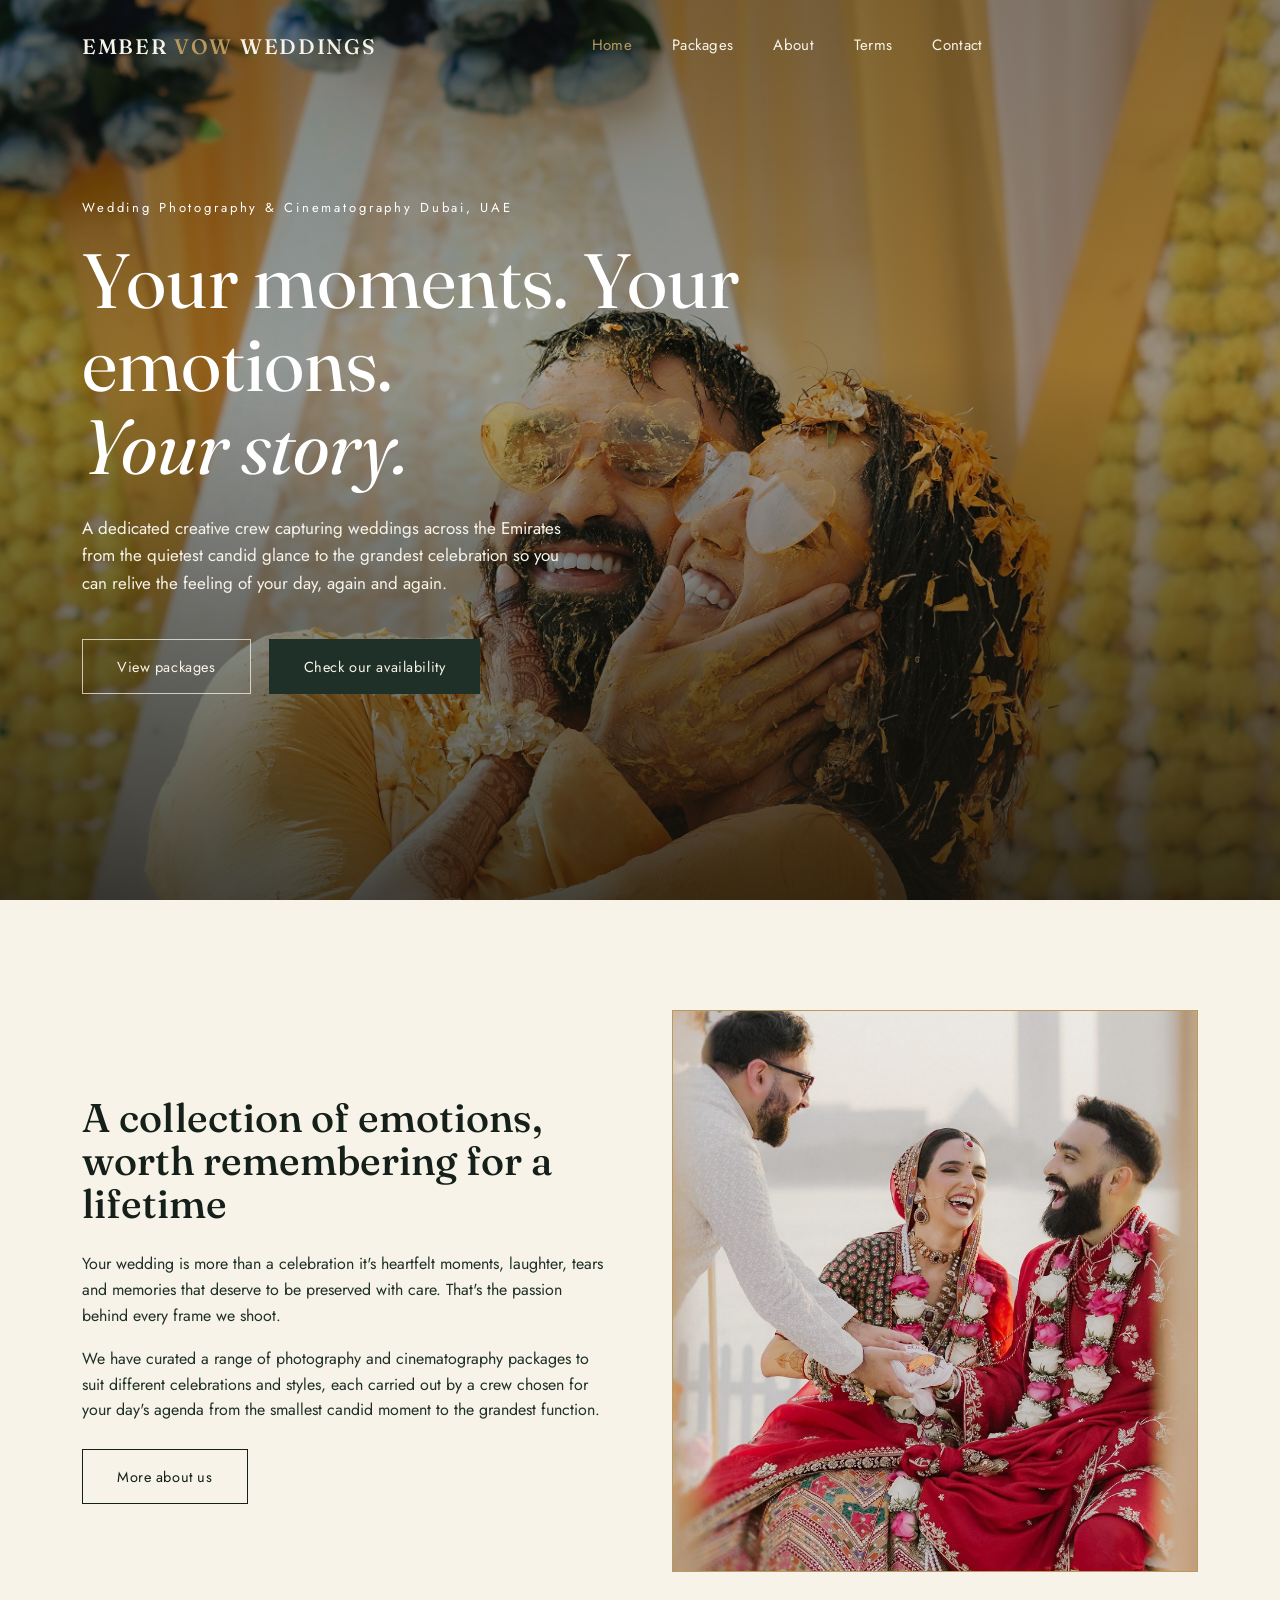
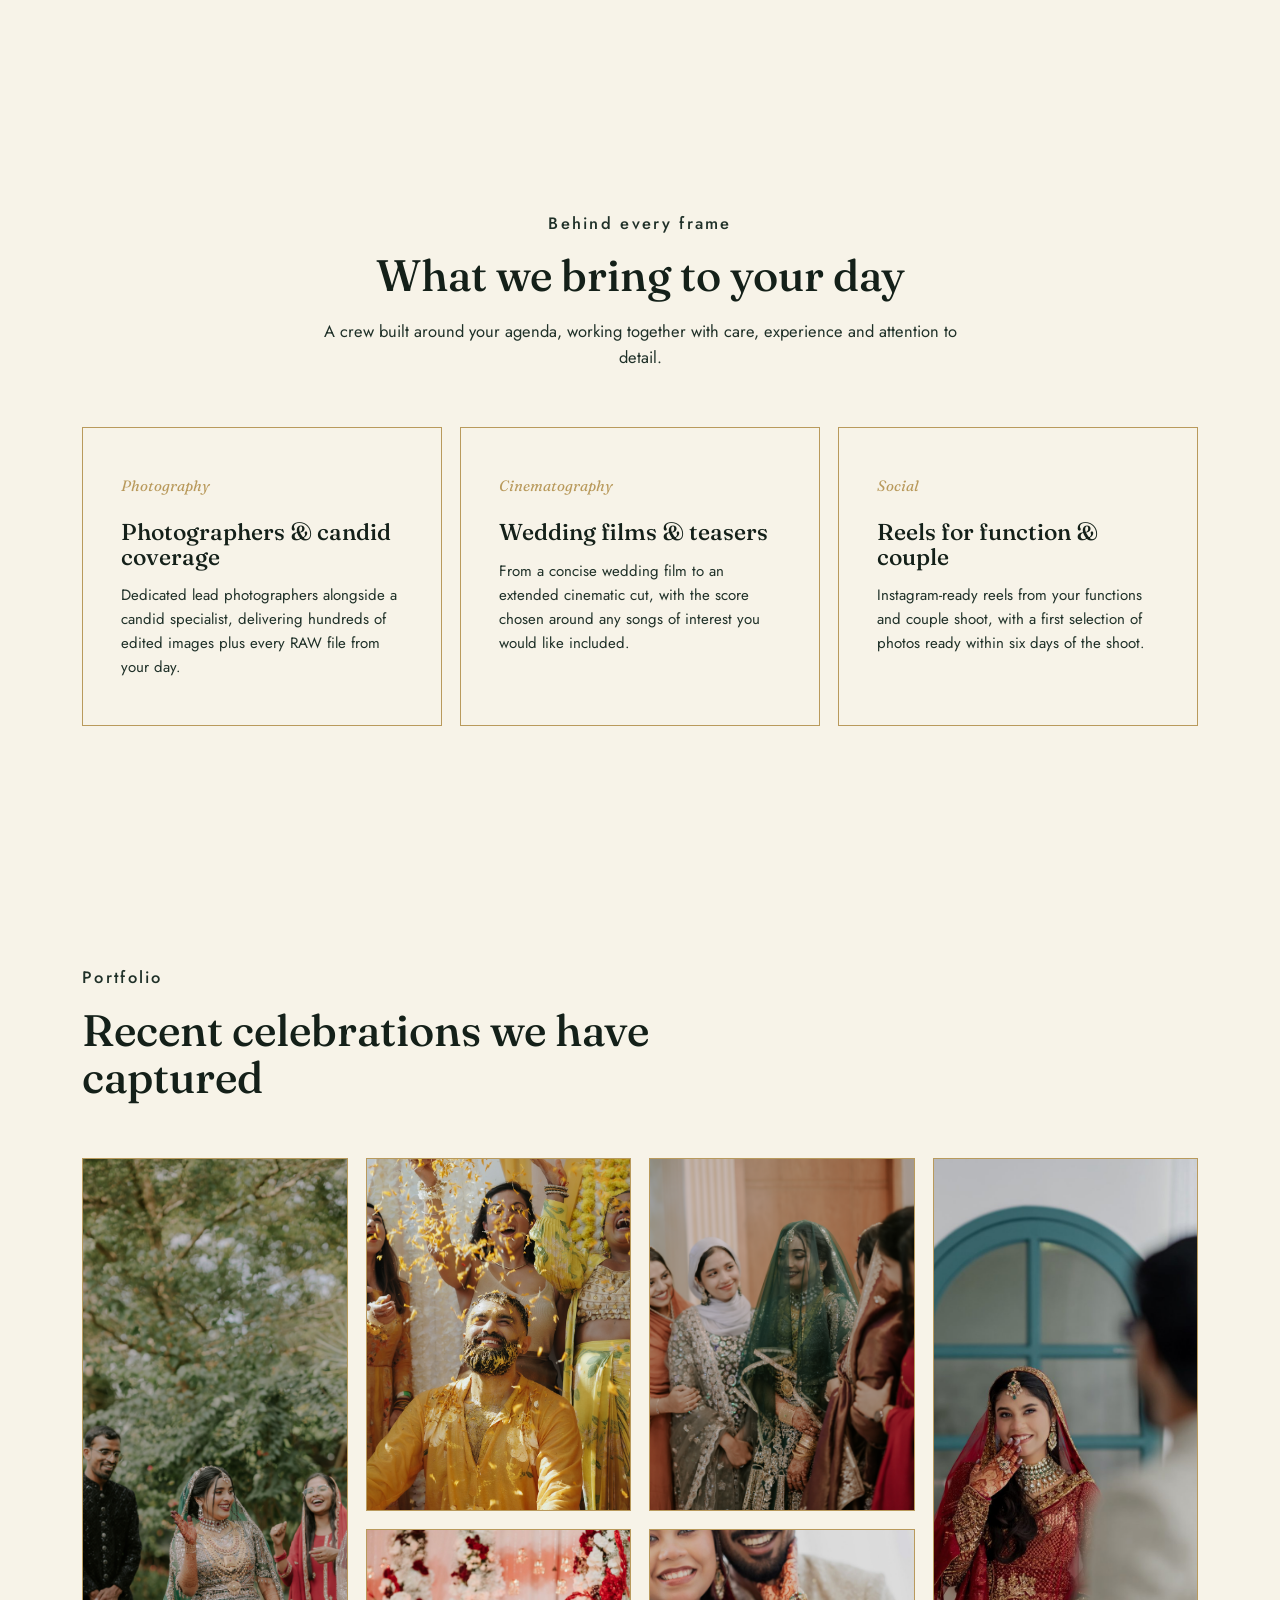
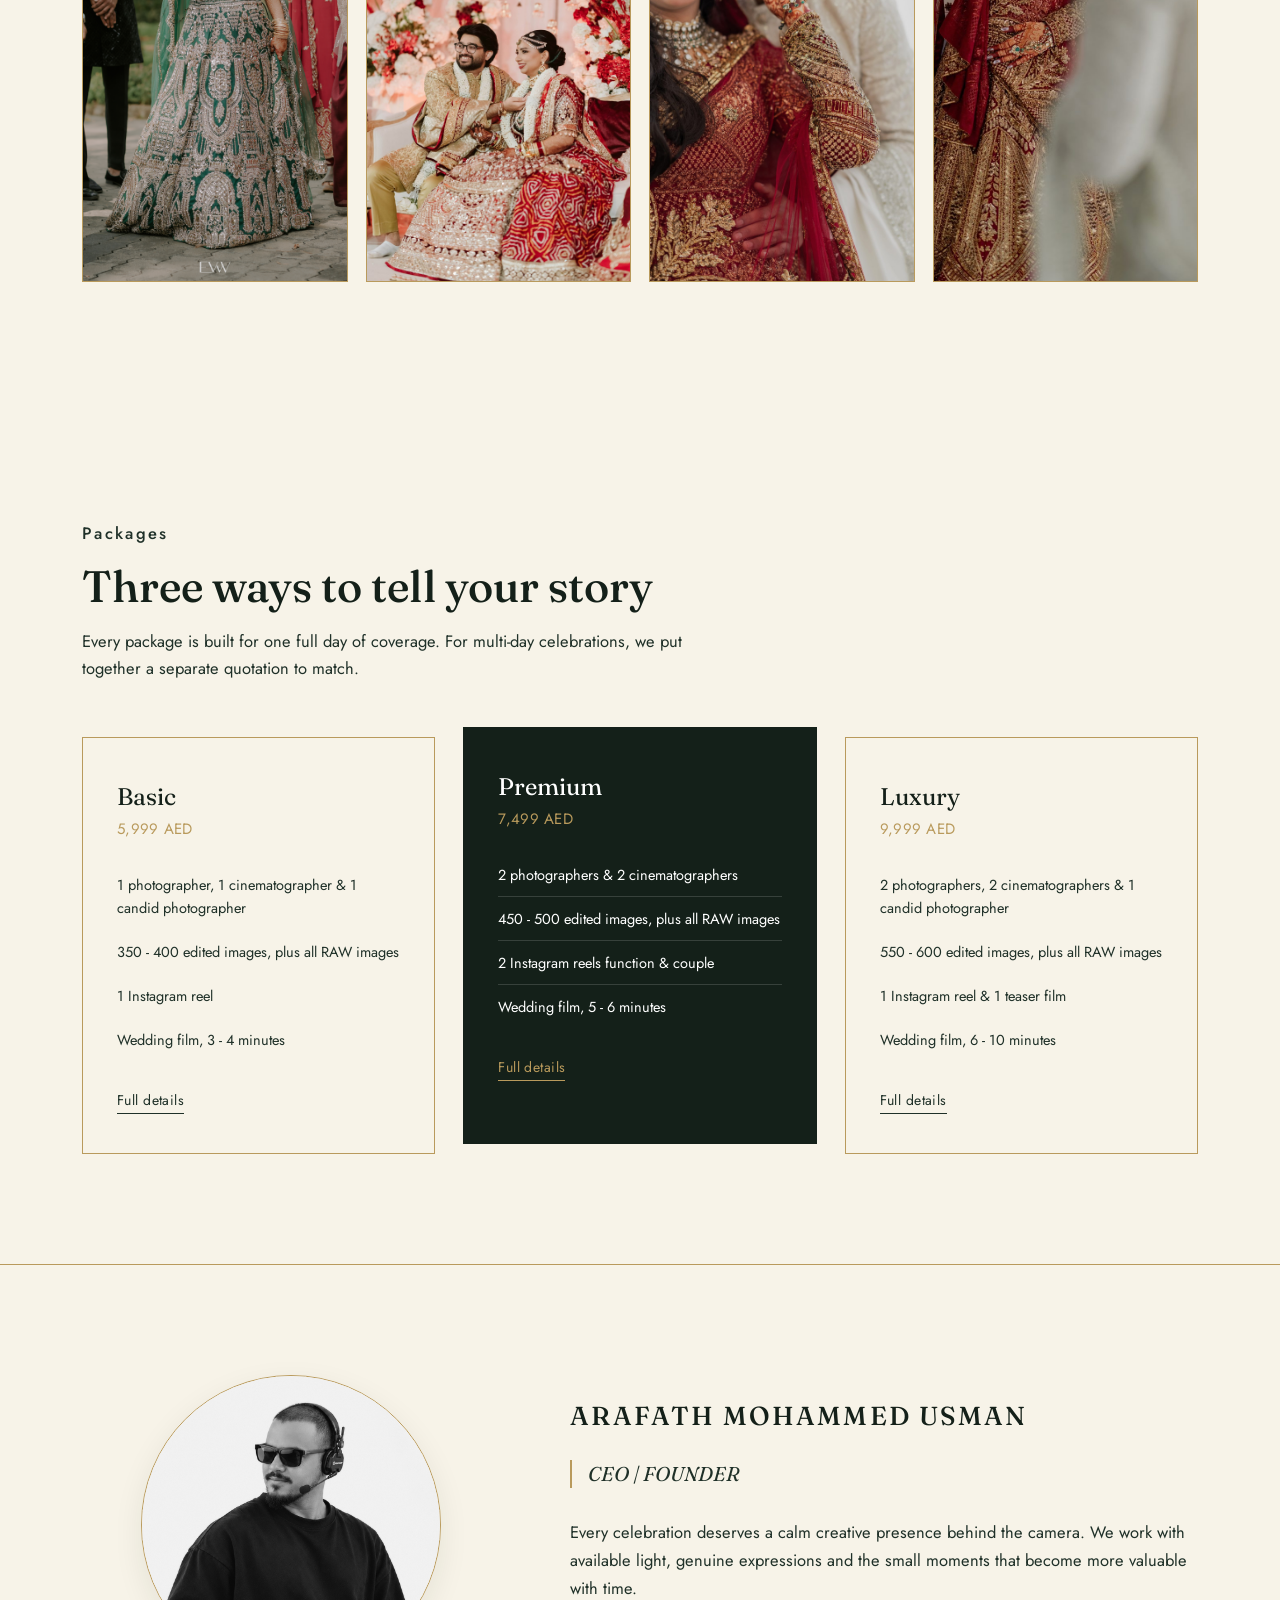
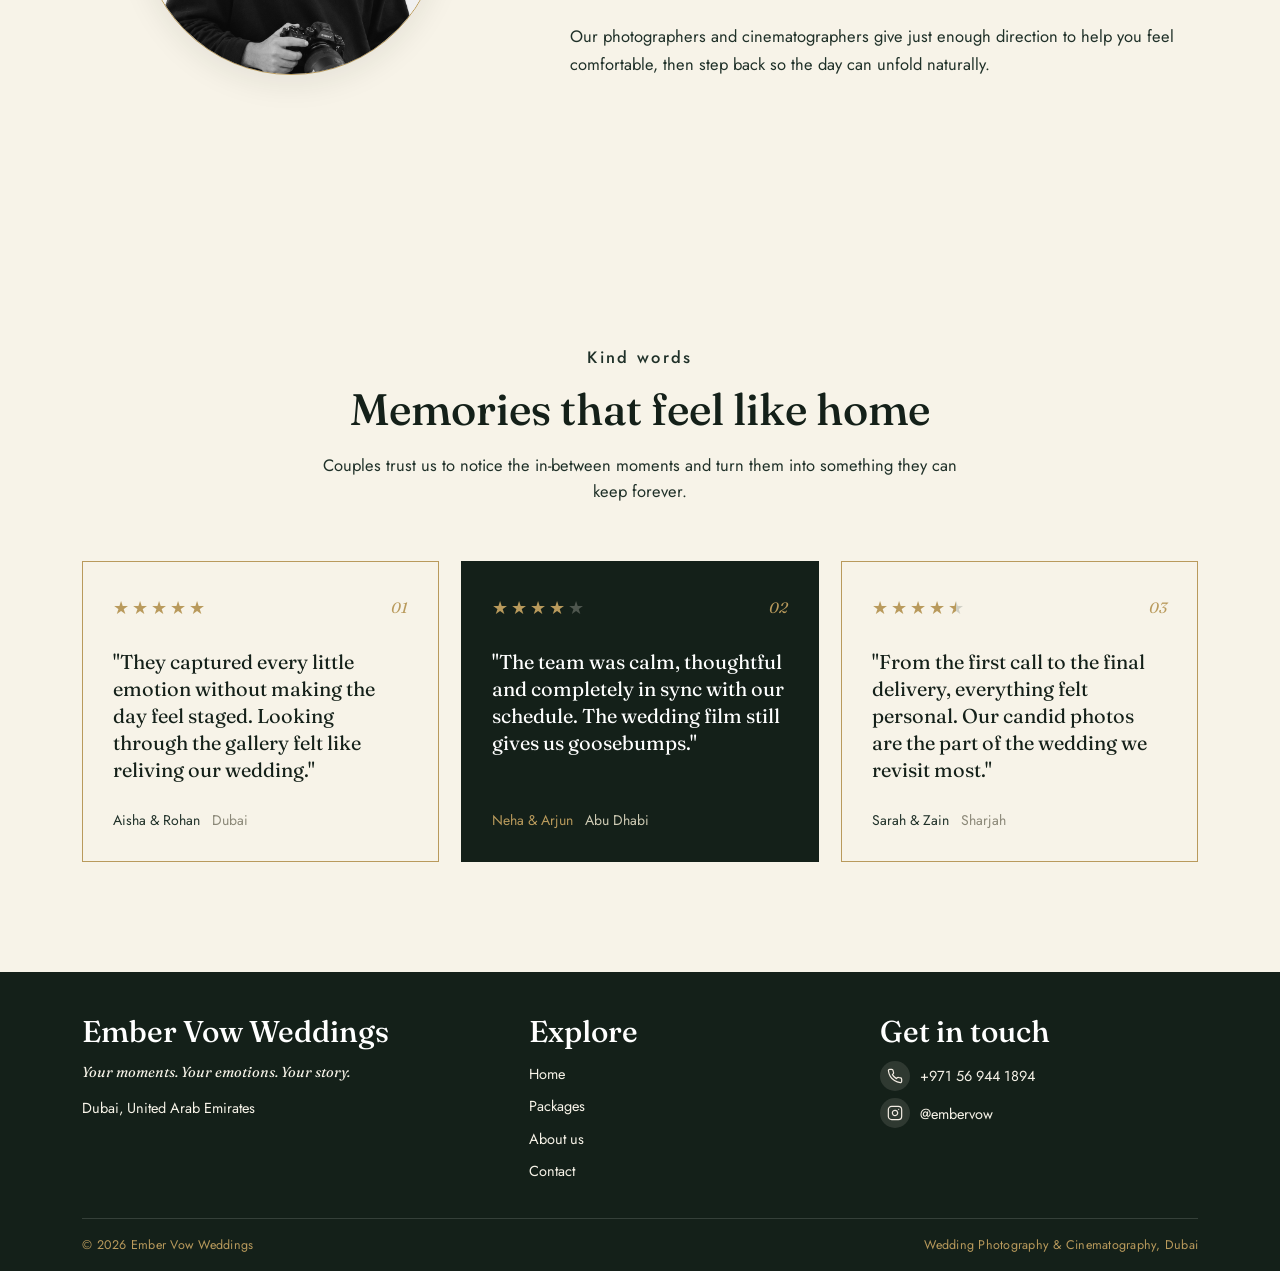
<file: index.html>
<!doctype html>
<html lang="en">
  <head>
    <meta charset="UTF-8" />
    <meta name="viewport" content="width=device-width, initial-scale=1.0" />
    <title>Ember Vow Weddings Wedding Photography &amp; Films, Dubai</title>
    <meta
      name="description"
      content="Ember Vow Weddings is a Dubai-based wedding photography and cinematography studio, capturing weddings across the UAE with a dedicated creative crew."
    />
    <link rel="stylesheet" href="assets/style.css" />
  </head>
  <body>
  <header class="site-header on-dark">
  <div class="wrap header-row">
    <a href="index.html" class="logo">EMBER <span class="flame">VOW</span> WEDDINGS</a>
    
    <nav class="main-nav">
      <a href="index.html" class="active">Home</a>
      <a href="packages.html">Packages</a>
      <a href="about.html">About</a>
      <a href="terms.html">Terms</a>
      <a href="contact.html">Contact</a>
    </nav>
    
    <div class="header-cta">
      <button class="nav-toggle" type="button" aria-label="Open navigation menu" aria-expanded="false">
        <span></span><span></span><span></span>
      </button>
    </div>
  </div>
</header>

    <section class="hero">
      <div
        class="hero-media"
        style="background-image: url(&quot;assets/images/image12.jpg&quot;)"
      ></div>
      <div class="hero-inner wrap">
        <p class="hero-eyebrow1">
          Wedding Photography &amp; Cinematography Dubai, UAE
        </p>
        <h1>
          Your moments. Your emotions.<br /><span class="serif-italic"
            >Your story.</span
          >
        </h1>
        <p class="hero-sub">
          A dedicated creative crew capturing weddings across the Emirates from
          the quietest candid glance to the grandest celebration so you can
          relive the feeling of your day, again and again.
        </p>
        <div class="hero-actions">
          <a href="packages.html" class="btn btn-light">View packages</a>
          <a href="contact.html" class="btn btn-solid"
            >Check our availability</a
          >
        </div>
      </div>
    </section>

    <section class="section-cream">
      <div class="wrap split">
        <div class="split-copy">
          <!-- <p class="eyebrow">Greetings from Ember Vow Weddings</p> -->
          <h2 style="font-size: clamp(28px, 3.4vw, 40px); margin: 18px 0 26px">
            A collection of emotions, worth remembering for a lifetime
          </h2>
          <p>
            Your wedding is more than a celebration it's heartfelt moments,
            laughter, tears and memories that deserve to be preserved with care.
            That's the passion behind every frame we shoot.
          </p>
          <p>
            We have curated a range of photography and cinematography packages to
            suit different celebrations and styles, each carried out by a crew
            chosen for your day's agenda from the smallest candid moment to the
            grandest function.
          </p>
          <a href="about.html" class="btn" style="margin-top: 8px"
            >More about us</a
          >
        </div>
        <div class="split-media">
          <img
            src="assets/images/couple-laugh-red.jpg"
            alt="Couple sharing a moment during their mandap ceremony, surrounded by flowers"
          />
        </div>
      </div>
    </section>

    <section class="section-paper">
      <div class="wrap">
        <div class="section-head center">
          <p class="eyebrow">Behind every frame</p>
          <h2>What we bring to your day</h2>
          <p>
            A crew built around your agenda, working together with care,
            experience and attention to detail.
          </p>
        </div>
        <div class="pillars">
          <div class="pillar">
            <span class="pillar-num">Photography</span>
            <h3>Photographers &amp; candid coverage</h3>
            <p>
              Dedicated lead photographers alongside a candid specialist,
              delivering hundreds of edited images plus every RAW file from your
              day.
            </p>
          </div>
          <div class="pillar">
            <span class="pillar-num">Cinematography</span>
            <h3>Wedding films &amp; teasers</h3>
            <p>
              From a concise wedding film to an extended cinematic cut, with the
              score chosen around any songs of interest you would like included.
            </p>
          </div>
          <div class="pillar">
            <span class="pillar-num">Social</span>
            <h3>Reels for function &amp; couple</h3>
            <p>
              Instagram-ready reels from your functions and couple shoot, with a
              first selection of photos ready within six days of the shoot.
            </p>
          </div>
        </div>
      </div>
    </section>

    <section class="section-cream">
      <div class="wrap">
        <div class="section-head">
          <p class="eyebrow">Portfolio</p>
          <h2>Recent celebrations we have captured</h2>
        </div>
        <div class="gallery">
          <a href="about.html" class="tall"
            ><img
              src="assets/images/image13.JPG"
              alt="Bride in a flowing gown along a hallway"
          /></a>
          <a href="about.html"
            ><img
              src="assets/images/image11.jpg"
              alt="Wedding ceremony ritual with hands joined in garlands"
          /></a>
          <a href="about.html"
            ><img
              src="assets/images/image15.JPG"
              alt="Bride smiling with eyes closed, close to the groom"
          /></a>
          <a href="about.html" class="tall"
            ><img
              src="assets/images/first-look-reveal.jpg"
              alt="Bride glancing back at the groom during a first look"
          /></a>
          <a href="about.html"
            ><img
              src="assets/images/mandap-garland.jpg"
              alt="Couple seated together during their wedding ceremony"
          /></a>
          <a href="about.html"
            ><img
              src="assets/images/cheek-laugh.jpg"
              alt="Couple laughing cheek to cheek in wedding attire"
          /></a>
        </div>
      </div>
    </section>

    <section class="section-paper">
      <div class="wrap">
        <div class="section-head">
          <p class="eyebrow">Packages</p>
          <h2>Three ways to tell your story</h2>
          <p>
            Every package is built for one full day of coverage. For multi-day
            celebrations, we put together a separate quotation to match.
          </p>
        </div>
        <div class="pkg-row">
          <div class="pkg-teaser">
            <span class="name">Basic</span>
            <span class="price">5,999 AED</span>
            <ul>
              <li>
                1 photographer, 1 cinematographer &amp; 1 candid photographer
              </li>
              <li>350 - 400 edited images, plus all RAW images</li>
              <li>1 Instagram reel</li>
              <li>Wedding film, 3 - 4 minutes</li>
            </ul>
            <a href="packages.html">Full details</a>
          </div>
          <div class="pkg-teaser is-featured">
            <span class="name">Premium</span>
            <span class="price">7,499 AED</span>
            <ul>
              <li>2 photographers &amp; 2 cinematographers</li>
              <li>450 - 500 edited images, plus all RAW images</li>
              <li>2 Instagram reels function &amp; couple</li>
              <li>Wedding film, 5 - 6 minutes</li>
            </ul>
            <a href="packages.html">Full details</a>
          </div>
          <div class="pkg-teaser">
            <span class="name">Luxury</span>
            <span class="price">9,999 AED</span>
            <ul>
              <li>
                2 photographers, 2 cinematographers &amp; 1 candid photographer
              </li>
              <li>550 - 600 edited images, plus all RAW images</li>
              <li>1 Instagram reel &amp; 1 teaser film</li>
              <li>Wedding film, 6 - 10 minutes</li>
            </ul>
            <a href="packages.html">Full details</a>
          </div>
        </div>
      </div>
    </section>

    <!-- <section class="photographer-section section-deep">
  <div class="wrap">
    <div class="photographer-grid">
      <div class="photographer-image">
        <img
          src="assets/images/arfath.jpeg"
          alt="Ember Vow Weddings photographer preparing for a wedding shoot"
        />
      </div>
      <div class="photographer-copy">
        <p class="eyebrow">Behind the camera</p>
        <h2>Quiet direction. Honest connection.</h2>
        <p>
          Every celebration deserves a calm creative presence behind the
          camera. We work with available light, genuine expressions and the
          small moments that become more valuable with time.
        </p>
        <p>
          Our photographers and cinematographers give just enough direction
          to help you feel comfortable, then step back so the day can unfold
          naturally.
        </p>
          <p class="eyebrow">Arafath Mohammed Usman</p>
        <div class="photographer-stats">
          <div><strong>12+</strong><span>Celebrations</span></div>
          <div><strong>50+</strong><span>Stories delivered</span></div>
          <div><strong>UAE</strong><span>Based in Dubai</span></div>
        </div>
      </div>
    </div>
  </div>
</section> -->

    <section class="founder-section section-cream">
      <div class="wrap">
        <div class="founder-grid">
          <div class="founder-profile">
            <div class="founder-image-wrap">
              <img
                src="assets/images/arfath2.JPG.jpeg"
                alt="Arafath Mohammed Usman - CEO & Founder"
              />
            </div>
            <!-- <h3 class="founder-name">Arafath Mohammed Usman</h3>
            <p class="founder-role">CEO | FOUNDER</p> -->
          </div>

          <div class="founder-copy">
            <h3 class="founder-name">Arafath Mohammed Usman</h3>
            <!-- <p class="founder-role">CEO | FOUNDER</p> -->
            <p class="founder-quote">CEO | FOUNDER</p>
            <p>
              Every celebration deserves a calm creative presence behind the
              camera. We work with available light, genuine expressions and the
              small moments that become more valuable with time.
            </p>
            <p>
              Our photographers and cinematographers give just enough direction
              to help you feel comfortable, then step back so the day can unfold
              naturally.
            </p>
          </div>
        </div>
      </div>
    </section>

    <section class="reviews-section section-cream">
      <div class="wrap">
        <div class="section-head center">
          <p class="eyebrow">Kind words</p>
          <h2>Memories that feel like home</h2>
          <p>
            Couples trust us to notice the in-between moments and turn them
            into something they can keep forever.
          </p>
        </div>
        <div class="reviews-grid">
          <article class="review-card">
            <div class="review-topline">
              <span class="review-stars" aria-label="5 out of 5 stars">
                <span class="star full">★</span>
                <span class="star full">★</span>
                <span class="star full">★</span>
                <span class="star full">★</span>
                <span class="star full">★</span>
              </span>
              <span class="review-mark">01</span>
            </div>
            <blockquote>
              "They captured every little emotion without making the day feel
              staged. Looking through the gallery felt like reliving our
              wedding."
            </blockquote>
            <cite>Aisha &amp; Rohan <span>Dubai</span></cite>
          </article>
          <article class="review-card featured-review">
            <div class="review-topline">
              <span class="review-stars" aria-label="4 out of 5 stars">
                <span class="star full">★</span>
                <span class="star full">★</span>
                <span class="star full">★</span>
                <span class="star full">★</span>
                <span class="star empty">★</span>
              </span>
              <span class="review-mark">02</span>
            </div>
            <blockquote>
              "The team was calm, thoughtful and completely in sync with our
              schedule. The wedding film still gives us goosebumps."
            </blockquote>
            <cite>Neha &amp; Arjun <span>Abu Dhabi</span></cite>
          </article>
          <article class="review-card">
            <div class="review-topline">
              <span class="review-stars" aria-label="4.5 out of 5 stars">
                <span class="star full">★</span>
                <span class="star full">★</span>
                <span class="star full">★</span>
                <span class="star full">★</span>
                <span class="star half">★</span>
              </span>
              <span class="review-mark">03</span>
            </div>
            <blockquote>
              "From the first call to the final delivery, everything felt
              personal. Our candid photos are the part of the wedding we revisit
              most."
            </blockquote>
            <cite>Sarah &amp; Zain <span>Sharjah</span></cite>
          </article>
        </div>
      </div>
    </section>

    <!-- <section class="cta-banner">
  <div class="wrap">
    <h2>Let us turn your day into memories that last forever.</h2>
    <div class="actions">
      <a href="contact.html" class="btn btn-light">Get in touch</a>
      <a href="tel:+971569441894" class="btn" style="border-color:rgba(247,243,232,.5); color:#F7F3E8;">Call +971 56 944 1894</a>
    </div>
  </div>
</section> -->

    <footer class="site-footer">
      <div class="wrap">
        <div class="footer-grid">
          <div>
            <h4>Ember Vow Weddings</h4>
            <p class="footer-tagline">
              Your moments. Your emotions. Your story.
            </p>
            <p>Dubai, United Arab Emirates</p>
          </div>
          <div>
            <h4>Explore</h4>
            <ul class="footer-links">
              <li><a href="index.html">Home</a></li>
              <li><a href="packages.html">Packages</a></li>
              <li><a href="about.html">About us</a></li>
              <li><a href="contact.html">Contact</a></li>
            </ul>
          </div>
          <div>
            <h4>Get in touch</h4>
            <ul class="footer-links">
              <li>
                <a class="footer-contact-link" href="tel:+971569441894">
                  <span class="footer-icon">
                    <svg
                      viewBox="0 0 24 24"
                      fill="none"
                      stroke="currentColor"
                      stroke-width="1.8"
                      stroke-linecap="round"
                      stroke-linejoin="round"
                      aria-hidden="true"
                    >
                      <path
                        d="M22 16.92v3a2 2 0 0 1-2.18 2 19.79 19.79 0 0 1-8.63-3.07 19.5 19.5 0 0 1-6-6 19.79 19.79 0 0 1-3.07-8.67A2 2 0 0 1 4.11 2h3a2 2 0 0 1 2 1.72c.13.96.36 1.9.7 2.81a2 2 0 0 1-.45 2.11L8.09 9.91a16 16 0 0 0 6 6l1.27-1.27a2 2 0 0 1 2.11-.45c.91.34 1.85.57 2.81.7A2 2 0 0 1 22 16.92z"
                      />
                    </svg>
                  </span>
                  <span>+971 56 944 1894</span>
                </a>
              </li>
              <li>
                <a
                  class="footer-contact-link"
                  href="https://www.instagram.com/embervow"
                  target="_blank"
                  rel="noopener"
                >
                  <span class="footer-icon instagram-icon">
                    <svg
                      viewBox="0 0 24 24"
                      fill="none"
                      stroke="currentColor"
                      stroke-width="1.8"
                      stroke-linecap="round"
                      stroke-linejoin="round"
                      aria-hidden="true"
                    >
                      <rect x="2" y="2" width="20" height="20" rx="5" ry="5" />
                      <path
                        d="M16 11.37A4 4 0 1 1 12.63 8 4 4 0 0 1 16 11.37z"
                      />
                      <line x1="17.5" y1="6.5" x2="17.51" y2="6.5" />
                    </svg>
                  </span>
                  <span>@embervow</span>
                </a>
              </li>
            </ul>
          </div>
        </div>
        <div class="footer-bottom">
          <span>&copy; <span id="year"></span> Ember Vow Weddings</span>
          <span>Wedding Photography &amp; Cinematography, Dubai</span>
        </div>
      </div>
    </footer>

    <script src="assets/script.js"></script>
  </body>
</html>
</file>
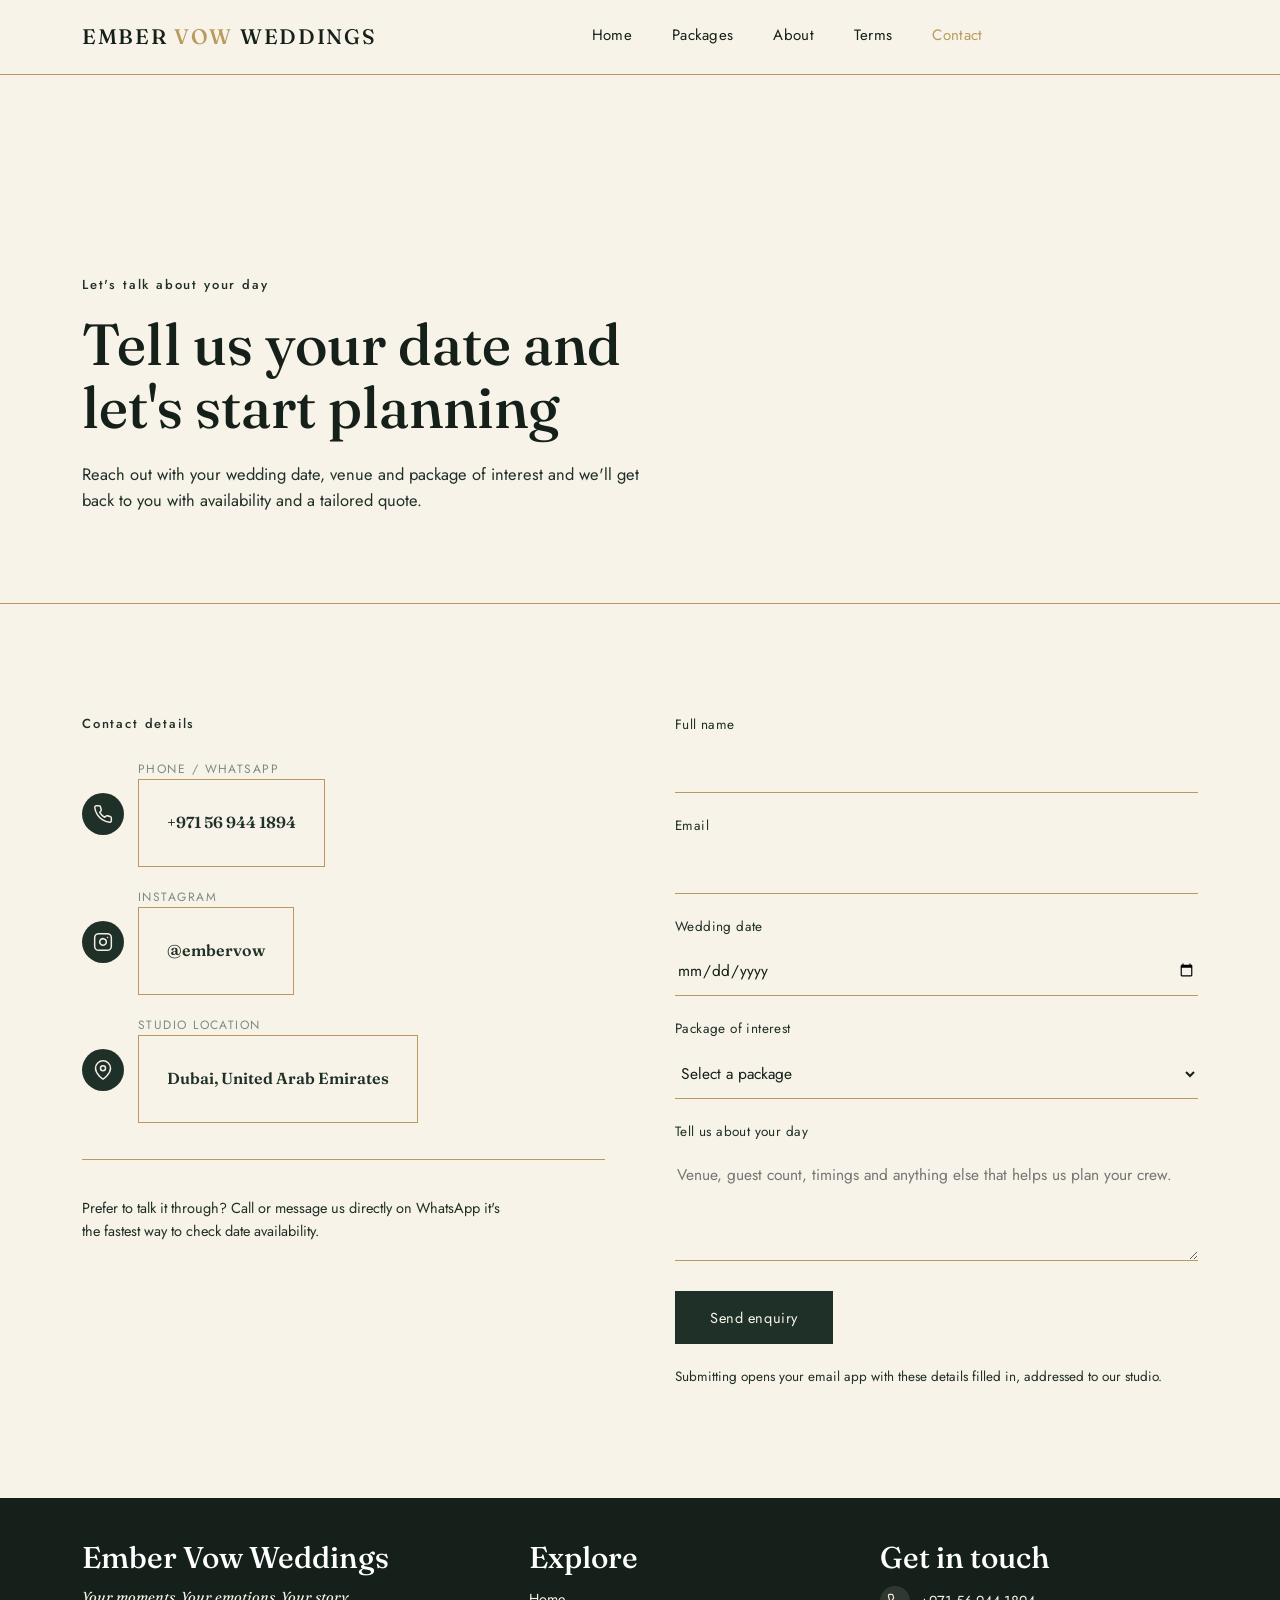
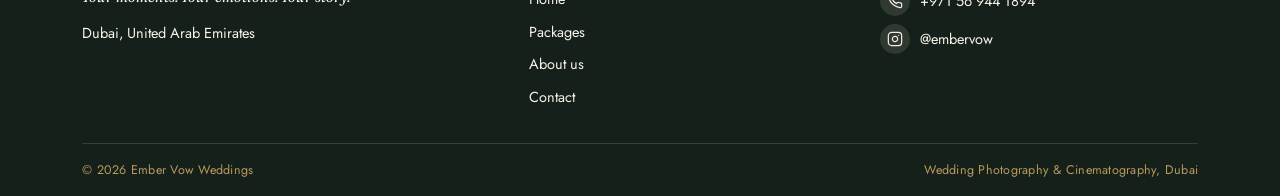
<file: contact.html>
<!DOCTYPE html>
<html lang="en">
<head>
<meta charset="UTF-8">
<meta name="viewport" content="width=device-width, initial-scale=1.0">
<title>Contact Ember Vow Weddings</title>
<meta name="description" content="Get in touch with Ember Vow Weddings, Dubai, to check availability and discuss your wedding photography and cinematography package.">
<link rel="stylesheet" href="assets/style.css">

</head>
<body>

<header class="site-header is-solid">
  <div class="wrap header-row">
    <a href="index.html" class="logo">EMBER <span class="flame">VOW</span> WEDDINGS</a>
    <nav class="main-nav">
      <a href="index.html">Home</a>
      <a href="packages.html">Packages</a>
      <a href="about.html">About</a>
      <a href="terms.html">Terms</a>
      <a href="contact.html" class="active">Contact</a>
    </nav>
    <div class="header-cta">
      <button class="nav-toggle" type="button" aria-label="Open navigation menu" aria-expanded="false"><span></span><span></span><span></span></button>
    </div>
  </div>
</header>

<section class="page-hero">
  <div class="wrap">
    <span class="eyebrow">Let's talk about your day</span>
    <h1>Tell us your date and let's start planning</h1>
    <p class="page-hero-sub">Reach out with your wedding date, venue and package of interest and we'll get back to you with availability and a tailored quote.</p>
  </div>
</section>

<section class="section-paper">
  <div class="wrap contact-grid">
    <div>
      <p class="eyebrow" style="display:block; margin-bottom:26px;">Contact details</p>

      <!-- Phone / WhatsApp with call icon -->
      <div class="contact-detail">
        <a class="icon" href="tel:+971569441894" aria-label="Call Ember Vow Weddings">
          <svg viewBox="0 0 24 24" fill="none" stroke="currentColor" stroke-width="1.8" stroke-linecap="round" stroke-linejoin="round" aria-hidden="true">
            <path d="M22 16.92v3a2 2 0 0 1-2.18 2 19.79 19.79 0 0 1-8.63-3.07 19.5 19.5 0 0 1-6-6 19.79 19.79 0 0 1-3.07-8.67A2 2 0 0 1 4.11 2h3a2 2 0 0 1 2 1.72c.13.96.36 1.9.7 2.81a2 2 0 0 1-.45 2.11L8.09 9.91a16 16 0 0 0 6 6l1.27-1.27a2 2 0 0 1 2.11-.45c.91.34 1.85.57 2.81.7A2 2 0 0 1 22 16.92z"/>
          </svg>
        </a>
        <div class="text-block">
          <span class="label">Phone / WhatsApp</span>
          <a class="value" href="tel:+971569441894">+971 56 944 1894</a>
        </div>
      </div>

      <!-- Instagram with logo -->
      <div class="contact-detail">
        <a class="icon instagram-icon" href="https://www.instagram.com/embervow" target="_blank" rel="noopener" aria-label="Ember Vow on Instagram">
          <svg viewBox="0 0 24 24" fill="none" stroke="currentColor" stroke-width="1.8" stroke-linecap="round" stroke-linejoin="round" aria-hidden="true">
            <rect x="2" y="2" width="20" height="20" rx="5" ry="5"/>
            <path d="M16 11.37A4 4 0 1 1 12.63 8 4 4 0 0 1 16 11.37z"/>
            <line x1="17.5" y1="6.5" x2="17.51" y2="6.5"/>
          </svg>
        </a>
        <div class="text-block">
          <span class="label">Instagram</span>
          <a class="value" href="https://www.instagram.com/embervow" target="_blank" rel="noopener">@embervow</a>
        </div>
      </div>

      <!-- Studio location with pin icon -->
      <div class="contact-detail">
        <span class="icon">
          <svg viewBox="0 0 24 24" fill="none" stroke="currentColor" stroke-width="1.8" stroke-linecap="round" stroke-linejoin="round" aria-hidden="true">
            <path d="M21 10c0 7-9 13-9 13s-9-6-9-13a9 9 0 0 1 18 0z"/>
            <circle cx="12" cy="10" r="3"/>
          </svg>
        </span>
        <div class="text-block">
          <span class="label">Studio location</span>
          <span class="value">Dubai, United Arab Emirates</span>
        </div>
      </div>

      <!-- Response time with clock icon -->
      <!-- <div class="contact-detail">
        <span class="icon">
          <svg viewBox="0 0 24 24" fill="none" stroke="currentColor" stroke-width="1.8" stroke-linecap="round" stroke-linejoin="round" aria-hidden="true">
            <circle cx="12" cy="12" r="10"/>
            <polyline points="12 6 12 12 16 14"/>
          </svg>
        </span>
        <div class="text-block">
          <span class="label">Response time</span>
          <span class="value">We usually reply within 24 hours</span>
        </div>
      </div> -->

      <hr class="rule" style="margin: 36px 0;">

      <p style="font-size:14.5px; color:#1F3028; max-width:420px;">Prefer to talk it through? Call or message us directly on WhatsApp  it's the fastest way to check date availability.</p>
    </div>

    <div>
      <form class="contact-form" action="mailto:hello@embervowweddings.com" method="post" enctype="text/plain">
        <div class="field">
          <label for="name">Full name</label>
          <input type="text" id="name" name="Name" required>
        </div>
        <div class="field">
          <label for="email">Email</label>
          <input type="email" id="email" name="Email" required>
        </div>
        <div class="field">
          <label for="date">Wedding date</label>
          <input type="date" id="date" name="Wedding date">
        </div>
        <div class="field">
          <label for="package">Package of interest</label>
          <select id="package" name="Package">
            <option value="">Select a package</option>
            <option value="Basic">Basic — 5,999 AED</option>
            <option value="Premium">Premium — 7,499 AED</option>
            <option value="Luxury">Luxury — 9,999 AED</option>
            <option value="Custom">Custom / multi-day event</option>
          </select>
        </div>
        <div class="field">
          <label for="message">Tell us about your day</label>
          <textarea id="message" name="Message" placeholder="Venue, guest count, timings and anything else that helps us plan your crew."></textarea>
        </div>
        <button type="submit" class="btn btn-solid">Send enquiry</button>
        <p class="form-note">Submitting opens your email app with these details filled in, addressed to our studio.</p>
      </form>
    </div>
  </div>
</section>

<footer class="site-footer">
  <div class="wrap">
    <div class="footer-grid">
      <div>
        <h4>Ember Vow Weddings</h4>
        <p class="footer-tagline">Your moments. Your emotions. Your story.</p>
        <p>Dubai, United Arab Emirates</p>
      </div>
      <div>
        <h4>Explore</h4>
        <ul class="footer-links">
          <li><a href="index.html">Home</a></li>
          <li><a href="packages.html">Packages</a></li>
          <li><a href="about.html">About us</a></li>
          <li><a href="contact.html">Contact</a></li>
        </ul>
      </div>
      <div>
        <h4>Get in touch</h4>
        <ul class="footer-links">
          <li>
            <a class="footer-contact-link" href="tel:+971569441894">
              <span class="footer-icon">
                <svg viewBox="0 0 24 24" fill="none" stroke="currentColor" stroke-width="1.8" stroke-linecap="round" stroke-linejoin="round" aria-hidden="true">
                  <path d="M22 16.92v3a2 2 0 0 1-2.18 2 19.79 19.79 0 0 1-8.63-3.07 19.5 19.5 0 0 1-6-6 19.79 19.79 0 0 1-3.07-8.67A2 2 0 0 1 4.11 2h3a2 2 0 0 1 2 1.72c.13.96.36 1.9.7 2.81a2 2 0 0 1-.45 2.11L8.09 9.91a16 16 0 0 0 6 6l1.27-1.27a2 2 0 0 1 2.11-.45c.91.34 1.85.57 2.81.7A2 2 0 0 1 22 16.92z"/>
                </svg>
              </span>
              <span>+971 56 944 1894</span>
            </a>
          </li>
          <li>
            <a class="footer-contact-link" href="https://www.instagram.com/embervow" target="_blank" rel="noopener">
              <span class="footer-icon instagram-icon">
                <svg viewBox="0 0 24 24" fill="none" stroke="currentColor" stroke-width="1.8" stroke-linecap="round" stroke-linejoin="round" aria-hidden="true">
                  <rect x="2" y="2" width="20" height="20" rx="5" ry="5"/>
                  <path d="M16 11.37A4 4 0 1 1 12.63 8 4 4 0 0 1 16 11.37z"/>
                  <line x1="17.5" y1="6.5" x2="17.51" y2="6.5"/>
                </svg>
              </span>
              <span>@embervow</span>
            </a>
          </li>
        </ul>
      </div>
    </div>
    <div class="footer-bottom">
      <span>&copy; <span id="year"></span> Ember Vow Weddings</span>
      <span>Wedding Photography &amp; Cinematography, Dubai</span>
    </div>
  </div>
</footer>

<script src="assets/script.js"></script>
</body>
</html>
</file>
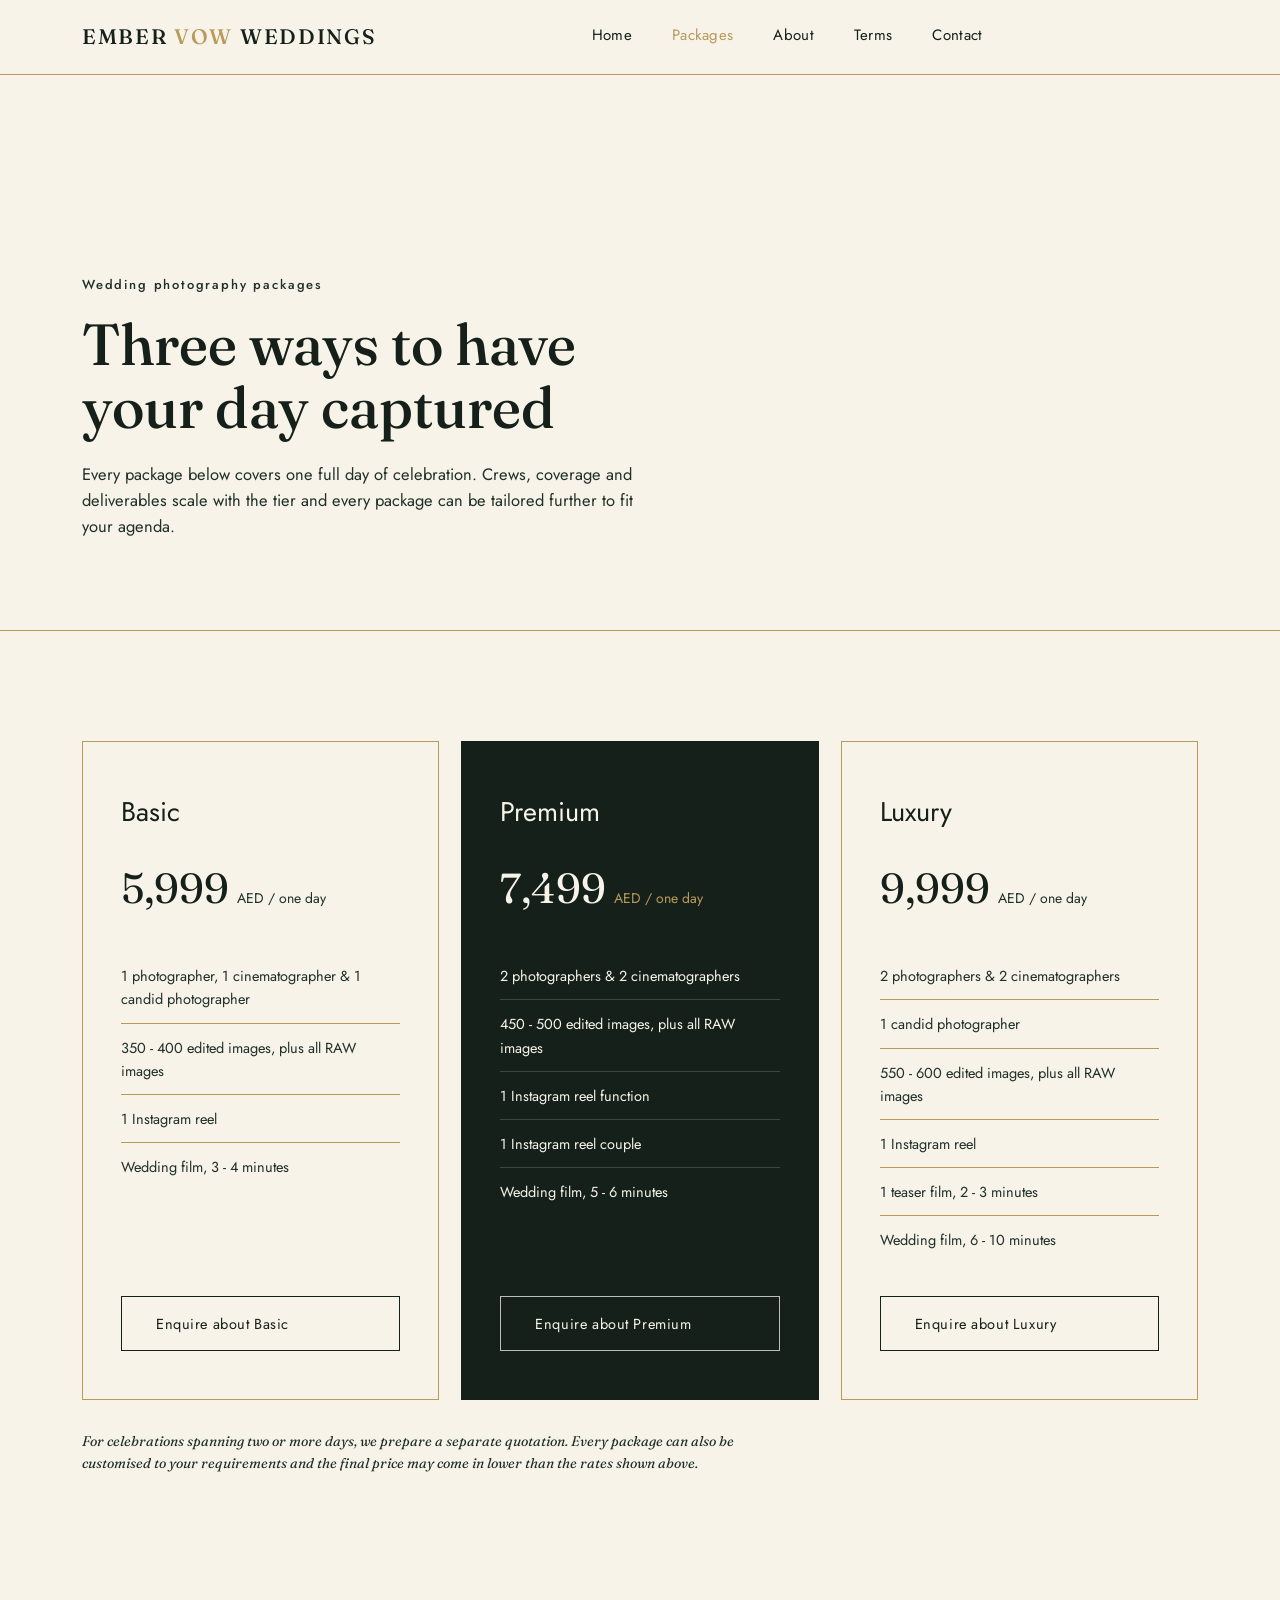
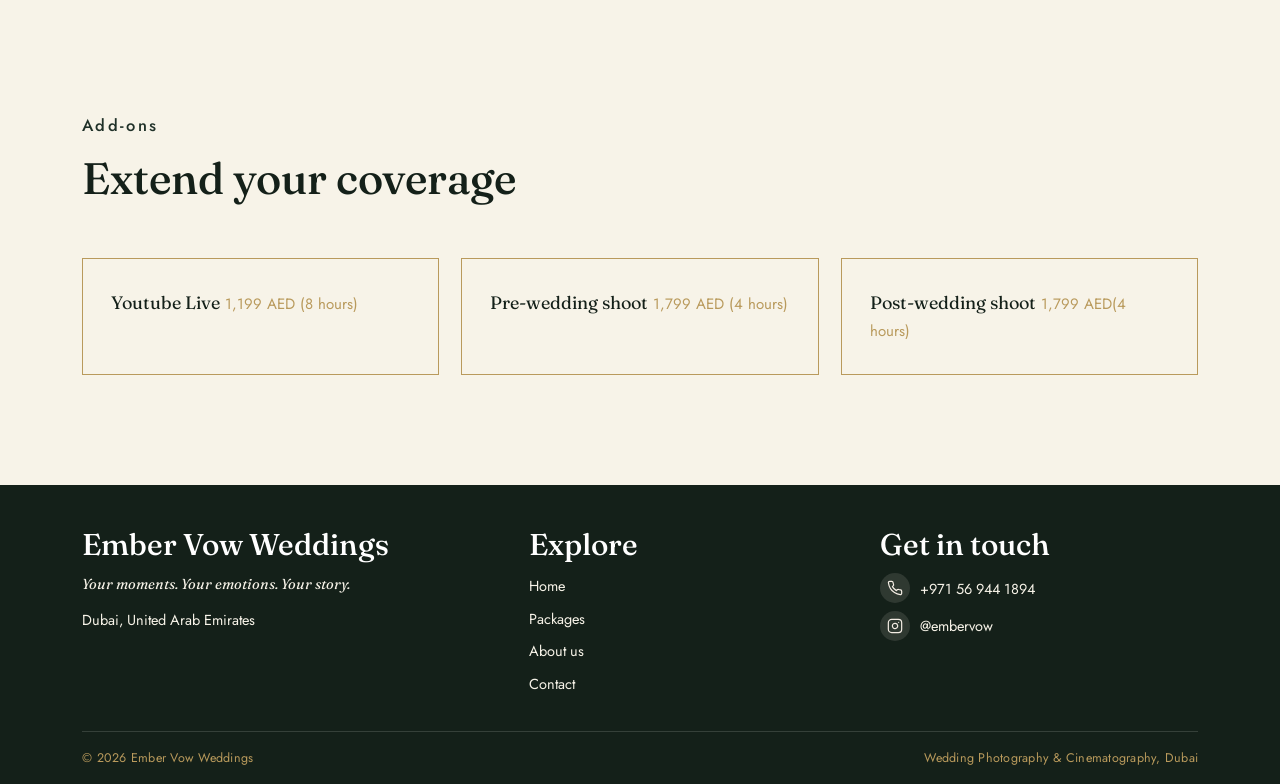
<file: packages.html>
<!DOCTYPE html>
<html lang="en">
<head>
<meta charset="UTF-8">
<meta name="viewport" content="width=device-width, initial-scale=1.0">
<title>Packages  Ember Vow Weddings</title>
<meta name="description" content="Basic, Premium and Luxury wedding photography and cinematography packages from Ember Vow Weddings, Dubai. Add-ons, delivery timelines and terms.">
<link rel="stylesheet" href="assets/style.css">
</head>
<body>

<header class="site-header is-solid">
  <div class="wrap header-row">
    <a href="index.html" class="logo">EMBER <span class="flame">VOW</span> WEDDINGS</a>
    <nav class="main-nav">
      <a href="index.html">Home</a>
      <a href="packages.html" class="active">Packages</a>
      <a href="about.html">About</a>
            <a href="terms.html">Terms</a>
      <a href="contact.html">Contact</a>
      
    </nav>
    <div class="header-cta">
      <!-- <a href="tel:+971569441894" class="header-phone">+971 56 944 1894</a>
      <a href="contact.html" class="btn">Enquire</a> -->
      <button class="nav-toggle" type="button" aria-label="Open navigation menu" aria-expanded="false"><span></span><span></span><span></span></button>
    </div>
  </div>
</header>

<section class="page-hero">
  <div class="wrap">
    <span class="eyebrow">Wedding photography packages</span>
    <h1>Three ways to have your day captured</h1>
    <p class="page-hero-sub">Every package below covers one full day of celebration. Crews, coverage and deliverables scale with the tier  and every package can be tailored further to fit your agenda.</p>
  </div>
</section>

<section class="section-paper">
  <div class="wrap">
    <div class="pkg-full-row">
      <div class="pkg-full">
        <span class="name">Basic</span>
        <div class="price-line">
          <span class="price">5,999</span>
          <span class="price-unit">AED / one day</span>
        </div>
        <ul>
          <li>1 photographer, 1 cinematographer &amp; 1 candid photographer</li>
          <li>350 - 400 edited images, plus all RAW images</li>
          <li>1 Instagram reel</li>
          <li>Wedding film, 3 - 4 minutes</li>
        </ul>
        <a href="contact.html" class="btn">Enquire about Basic</a>
      </div>
      <div class="pkg-full is-feature">
        <span class="name">Premium</span>
        <div class="price-line">
          <span class="price">7,499</span>
          <span class="price-unit">AED / one day</span>
        </div>
        <ul>
          <li>2 photographers &amp; 2 cinematographers</li>
          <li>450 - 500 edited images, plus all RAW images</li>
          <li>1 Instagram reel  function</li>
          <li>1 Instagram reel  couple</li>
          <li>Wedding film, 5 - 6 minutes</li>
        </ul>
        <a href="contact.html" class="btn btn-light">Enquire about Premium</a>
      </div>
      <div class="pkg-full">
        <span class="name">Luxury</span>
        <div class="price-line">
          <span class="price">9,999</span>
          <span class="price-unit">AED / one day</span>
        </div>
        <ul>
          <li>2 photographers &amp; 2 cinematographers</li>
          <li>1 candid photographer</li>
          <li>550 - 600 edited images, plus all RAW images</li>
          <li>1 Instagram reel</li>
          <li>1 teaser film, 2 - 3 minutes</li>
          <li>Wedding film, 6 - 10 minutes</li>
        </ul>
        <a href="contact.html" class="btn">Enquire about Luxury</a>
      </div>
    </div>
    <p class="pkg-note">For celebrations spanning two or more days, we prepare a separate quotation. Every package can also be customised to your requirements and the final price may come in lower than the rates shown above.</p>
  </div>
</section>

<section class="section-cream">
  <div class="wrap">
    <div class="section-head">
      <p class="eyebrow">Add-ons</p>
      <h2>Extend your coverage</h2>
    </div>
    <div class="addon-list">
      <div class="addon">
        <span class="name">Youtube Live</span>
        <span class="price">1,199 AED (8 hours)</span>
      </div>
      <div class="addon">
        <span class="name">Pre-wedding shoot</span>
        <span class="price">1,799 AED (4 hours)</span>
      </div>
      <div class="addon">
        <span class="name">Post-wedding shoot</span>
        <span class="price">1,799 AED(4 hours)</span>
      </div>
    </div>
  </div>
</section>



<footer class="site-footer">
  <div class="wrap">
    <div class="footer-grid">
      <div>
        <h4>Ember Vow Weddings</h4>
        <p class="footer-tagline">Your moments. Your emotions. Your story.</p>
        <p>Dubai, United Arab Emirates</p>
      </div>
      <div>
        <h4>Explore</h4>
        <ul class="footer-links">
          <li><a href="index.html">Home</a></li>
          <li><a href="packages.html">Packages</a></li>
          <li><a href="about.html">About us</a></li>
          <li><a href="contact.html">Contact</a></li>
        </ul>
      </div>
      <div>
        <h4>Get in touch</h4>
        <ul class="footer-links">
          <li>
            <a class="footer-contact-link" href="tel:+971569441894">
              <span class="footer-icon">
                <svg viewBox="0 0 24 24" fill="none" stroke="currentColor" stroke-width="1.8" stroke-linecap="round" stroke-linejoin="round" aria-hidden="true">
                  <path d="M22 16.92v3a2 2 0 0 1-2.18 2 19.79 19.79 0 0 1-8.63-3.07 19.5 19.5 0 0 1-6-6 19.79 19.79 0 0 1-3.07-8.67A2 2 0 0 1 4.11 2h3a2 2 0 0 1 2 1.72c.13.96.36 1.9.7 2.81a2 2 0 0 1-.45 2.11L8.09 9.91a16 16 0 0 0 6 6l1.27-1.27a2 2 0 0 1 2.11-.45c.91.34 1.85.57 2.81.7A2 2 0 0 1 22 16.92z"/>
                </svg>
              </span>
              <span>+971 56 944 1894</span>
            </a>
          </li>
          <li>
            <a class="footer-contact-link" href="https://www.instagram.com/embervow" target="_blank" rel="noopener">
              <span class="footer-icon instagram-icon">
                <svg viewBox="0 0 24 24" fill="none" stroke="currentColor" stroke-width="1.8" stroke-linecap="round" stroke-linejoin="round" aria-hidden="true">
                  <rect x="2" y="2" width="20" height="20" rx="5" ry="5"/>
                  <path d="M16 11.37A4 4 0 1 1 12.63 8 4 4 0 0 1 16 11.37z"/>
                  <line x1="17.5" y1="6.5" x2="17.51" y2="6.5"/>
                </svg>
              </span>
              <span>@embervow</span>
            </a>
          </li>
        </ul>
      </div>
    </div>
    <div class="footer-bottom">
      <span>&copy; <span id="year"></span> Ember Vow Weddings</span>
   <span>Wedding Photography &amp; Cinematography, Dubai</span>
    </div>
  </div>
</footer>

<script src="assets/script.js"></script>
</body>
</html>
</file>
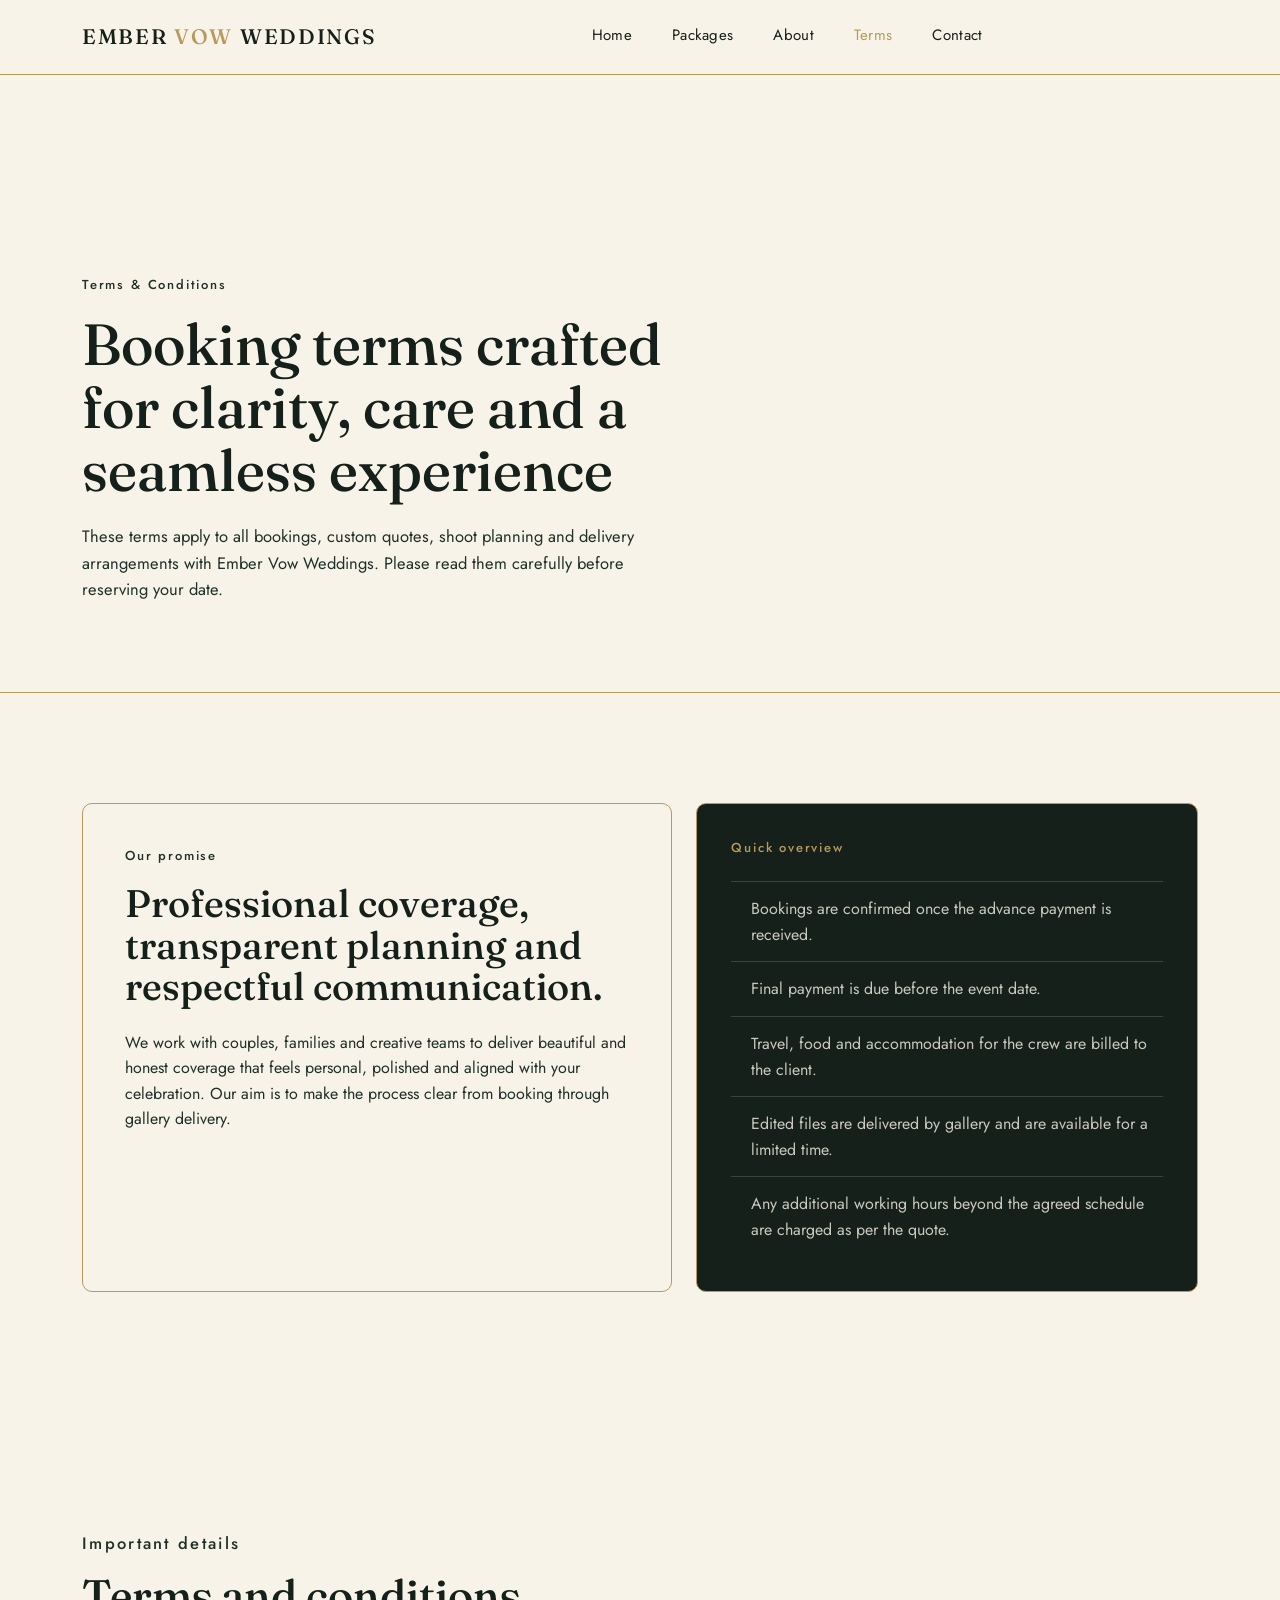
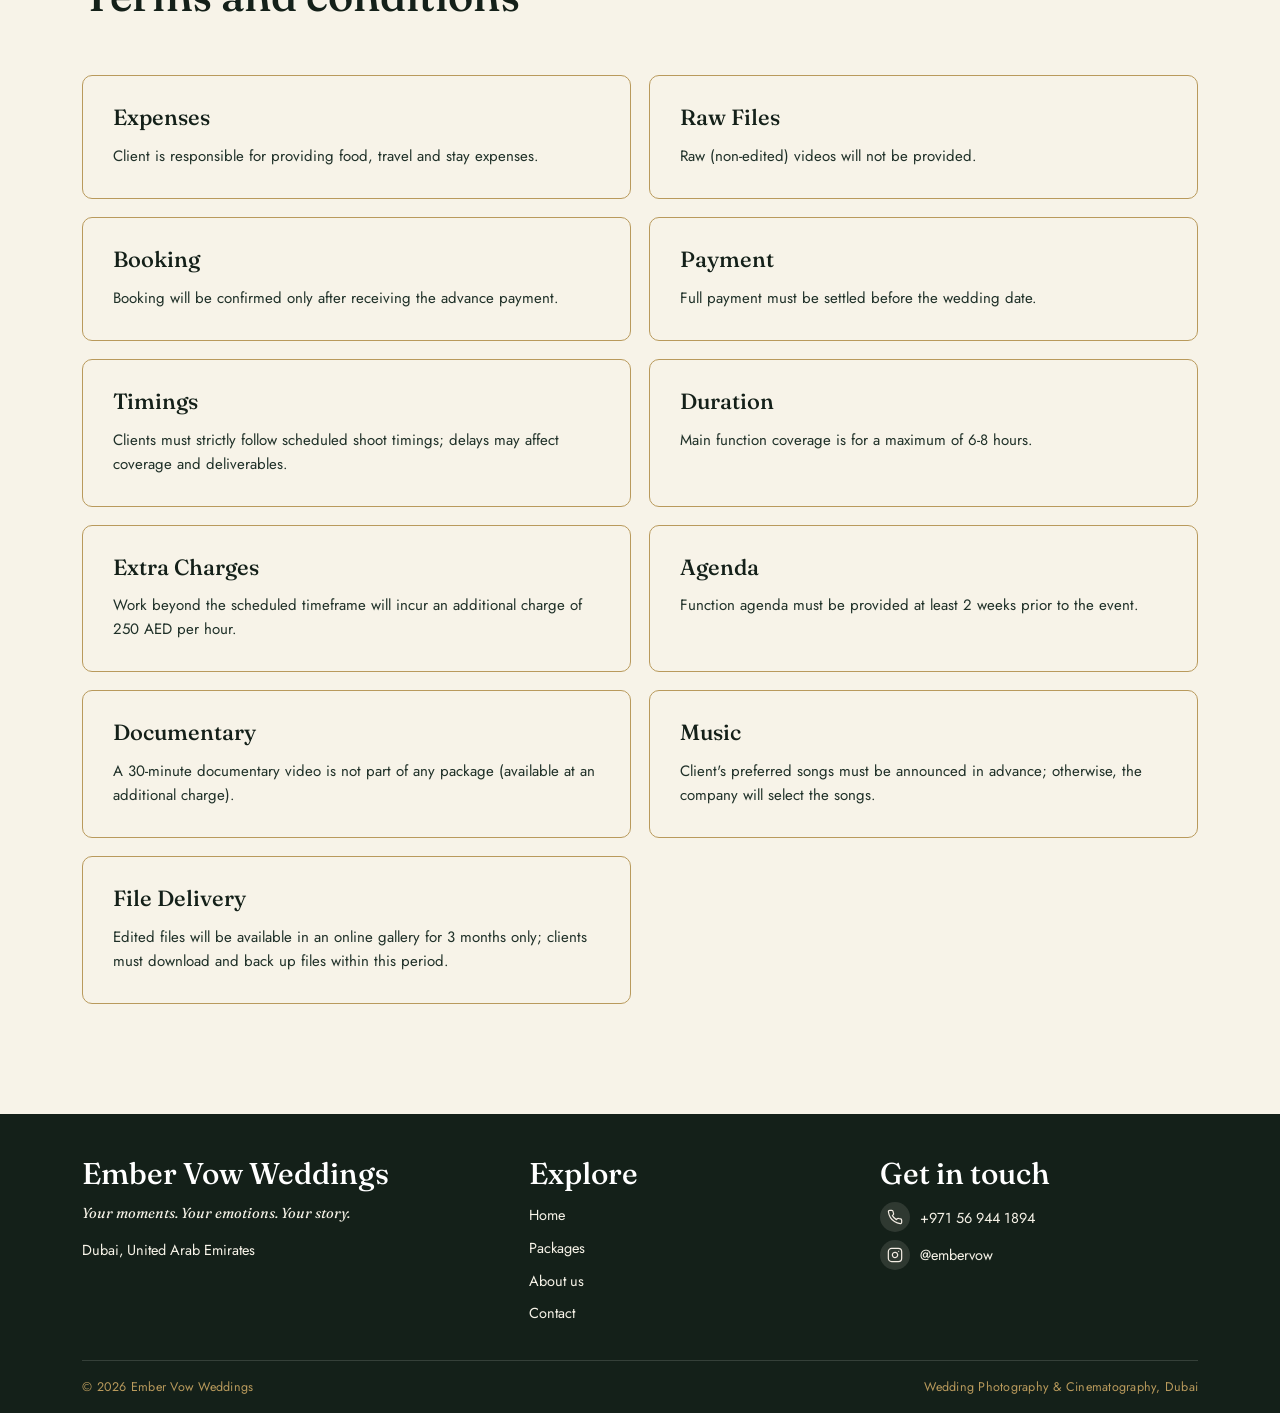
<file: terms.html>
<!doctype html>
<html lang="en" data-theme="dark">
  <head>
    <meta charset="UTF-8" />
    <meta name="viewport" content="width=device-width, initial-scale=1.0" />
    <title>Terms &amp; Conditions  Ember Vow Weddings</title>
    <meta
      name="description"
      content="Read the terms and conditions for booking and working with Ember Vow Weddings, Dubai. Includes coverage, deposits, delivery and usage details."
    />
    <link rel="stylesheet" href="assets/style.css" />
  </head>
  <body>
    <header class="site-header is-solid">
      <div class="wrap header-row">
        <a href="index.html" class="logo"
          >EMBER <span class="flame">VOW</span> WEDDINGS</a
        >
        <nav class="main-nav">
          <a href="index.html">Home</a>
          <a href="packages.html">Packages</a>
          <a href="about.html">About</a>

          <a href="terms.html" class="active">Terms</a>
          <a href="contact.html">Contact</a>
        </nav>
        <div class="header-cta">
          <!-- <a href="tel:+971569441894" class="header-phone">+971 56 944 1894</a>
          <a href="contact.html" class="btn">Enquire</a> -->
          <button class="nav-toggle" type="button" aria-label="Open navigation menu" aria-expanded="false"><span></span><span></span><span></span></button>
        </div>
      </div>
    </header>

    <section class="page-hero">
      <div class="wrap">
        <span class="eyebrow">Terms &amp; Conditions</span>
        <h1>
          Booking terms crafted for clarity, care and a seamless experience
        </h1>
        <p class="page-hero-sub">
          These terms apply to all bookings, custom quotes, shoot planning and
          delivery arrangements with Ember Vow Weddings. Please read them
          carefully before reserving your date.
        </p>
      </div>
    </section>

    <section class="section-paper">
      <div class="wrap terms-layout">
        <div class="terms-intro">
          <p class="eyebrow">Our promise</p>
          <h2>
            Professional coverage, transparent planning and respectful
            communication.
          </h2>
          <p>
            We work with couples, families and creative teams to deliver
            beautiful and honest coverage that feels personal, polished and
            aligned with your celebration. Our aim is to make the process clear
            from booking through gallery delivery.
          </p>
        </div>
        <div class="terms-card">
          <p class="eyebrow">Quick overview</p>
          <ul>
            <li>
              Bookings are confirmed once the advance payment is received.
            </li>
            <li>Final payment is due before the event date.</li>
            <li>
              Travel, food and accommodation for the crew are billed to the
              client.
            </li>
            <li>
              Edited files are delivered by gallery and are available for a
              limited time.
            </li>
            <li>
              Any additional working hours beyond the agreed schedule are
              charged as per the quote.
            </li>
          </ul>
        </div>
      </div>
    </section>

    <section class="section-cream">
      <div class="wrap">
        <div class="section-head">
          <p class="eyebrow">Important details</p>
          <h2>Terms and conditions</h2>
        </div>

        <div class="terms-stack">
          <article class="terms-article">
            <h3>Expenses</h3>
            <p>
              Client is responsible for providing food, travel and stay
              expenses.
            </p>
          </article>

          <article class="terms-article">
            <h3>Raw Files</h3>
            <p>Raw (non-edited) videos will not be provided.</p>
          </article>

          <article class="terms-article">
            <h3>Booking</h3>
            <p>
              Booking will be confirmed only after receiving the advance
              payment.
            </p>
          </article>

          <article class="terms-article">
            <h3>Payment</h3>
            <p>Full payment must be settled before the wedding date.</p>
          </article>

          <article class="terms-article">
            <h3>Timings</h3>
            <p>
              Clients must strictly follow scheduled shoot timings; delays may
              affect coverage and deliverables.
            </p>
          </article>

          <article class="terms-article">
            <h3>Duration</h3>
            <p>Main function coverage is for a maximum of 6-8 hours.</p>
          </article>
          <article class="terms-article">
            <h3>Extra Charges</h3>
            <p>
              Work beyond the scheduled timeframe will incur an additional
              charge of 250 AED per hour.
            </p>
          </article>
          <article class="terms-article">
            <h3>Agenda</h3>
            <p>
              Function agenda must be provided at least 2 weeks prior to the
              event.
            </p>
          </article>
          <article class="terms-article">
            <h3>Documentary</h3>
            <p>
              A 30-minute documentary video is not part of any package
              (available at an additional charge).
            </p>
          </article>
          <article class="terms-article">
            <h3>Music</h3>
            <p>
              Client's preferred songs must be announced in advance; otherwise,
              the company will select the songs.
            </p>
          </article>
          <article class="terms-article">
            <h3>File Delivery</h3>
            <p>
              Edited files will be available in an online gallery for 3 months
              only; clients must download and back up files within this period.
            </p>
          </article>
        </div>
      </div>
    </section>

    <!-- <section class="cta-banner">
      <div class="wrap">
        <h2>Need a custom quote or clarity on your booking?</h2>
        <div class="actions">
          <a href="contact.html" class="btn btn-light">Talk to us</a>
          <a href="tel:+971569441894" class="btn btn-outline-light"
            >Call +971 56 944 1894</a
          >
        </div>
      </div>
    </section> -->

   <footer class="site-footer">
  <div class="wrap">
    <div class="footer-grid">
      <div>
        <h4>Ember Vow Weddings</h4>
        <p class="footer-tagline">Your moments. Your emotions. Your story.</p>
        <p>Dubai, United Arab Emirates</p>
      </div>
      <div>
        <h4>Explore</h4>
        <ul class="footer-links">
          <li><a href="index.html">Home</a></li>
          <li><a href="packages.html">Packages</a></li>
          <li><a href="about.html">About us</a></li>
          <li><a href="contact.html">Contact</a></li>
        </ul>
      </div>
      <div>
        <h4>Get in touch</h4>
        <ul class="footer-links">
          <li>
            <a class="footer-contact-link" href="tel:+971569441894">
              <span class="footer-icon">
                <svg viewBox="0 0 24 24" fill="none" stroke="currentColor" stroke-width="1.8" stroke-linecap="round" stroke-linejoin="round" aria-hidden="true">
                  <path d="M22 16.92v3a2 2 0 0 1-2.18 2 19.79 19.79 0 0 1-8.63-3.07 19.5 19.5 0 0 1-6-6 19.79 19.79 0 0 1-3.07-8.67A2 2 0 0 1 4.11 2h3a2 2 0 0 1 2 1.72c.13.96.36 1.9.7 2.81a2 2 0 0 1-.45 2.11L8.09 9.91a16 16 0 0 0 6 6l1.27-1.27a2 2 0 0 1 2.11-.45c.91.34 1.85.57 2.81.7A2 2 0 0 1 22 16.92z"/>
                </svg>
              </span>
              <span>+971 56 944 1894</span>
            </a>
          </li>
          <li>
            <a class="footer-contact-link" href="https://www.instagram.com/embervow" target="_blank" rel="noopener">
              <span class="footer-icon instagram-icon">
                <svg viewBox="0 0 24 24" fill="none" stroke="currentColor" stroke-width="1.8" stroke-linecap="round" stroke-linejoin="round" aria-hidden="true">
                  <rect x="2" y="2" width="20" height="20" rx="5" ry="5"/>
                  <path d="M16 11.37A4 4 0 1 1 12.63 8 4 4 0 0 1 16 11.37z"/>
                  <line x1="17.5" y1="6.5" x2="17.51" y2="6.5"/>
                </svg>
              </span>
              <span>@embervow</span>
            </a>
          </li>
        </ul>
      </div>
    </div>
    <div class="footer-bottom">
      <span>&copy; <span id="year"></span> Ember Vow Weddings</span>
      <span>Wedding Photography &amp; Cinematography, Dubai</span>
    </div>
  </div>
</footer>

    <script src="assets/script.js"></script>
  </body>
</html>
</file>
<file: assets/style.css>
/* ============================================================
   EMBER VOW WEDDINGS — shared stylesheet
   ============================================================ */

@import url('https://fonts.googleapis.com/css2?family=Fraunces:ital,opsz,wght@0,9..144,300;0,9..144,400;0,9..144,500;0,9..144,600;1,9..144,400;1,9..144,500&family=Jost:wght@300;400;500;600&display=swap');

:root{
  --forest:       #1F3028;
  --ivory:        #F7F3E8;
  --gold:         #B99A5C;
  --dark-green:   #142019;
  --cream:        var(--ivory);
  --cream-deep:   var(--ivory);
  --ink:          var(--dark-green);
  --olive:        var(--forest);
  --olive-deep:   var(--dark-green);
  --olive-line:   var(--gold);
  --ember:        var(--gold);
  --ember-deep:   var(--gold);
  --paper:        var(--ivory);
  --max: 1180px;
}

*, *::before, *::after{ box-sizing: border-box; }

html{ scroll-behavior: smooth; }

body{
  margin:0;
  background: var(--cream);
  color: var(--ink);
  font-family: 'Jost', sans-serif;
  font-weight: 400;
  line-height: 1.6;
  -webkit-font-smoothing: antialiased;
}
body:not(.non-responsive){
  overflow-x:hidden;
}

img{ max-width:100%; display:block; }

a{ color: inherit; text-decoration:none; }

h1,h2,h3,h4{
  font-family: 'Fraunces', serif;
  font-weight: 500;
  line-height: 1.08;
  margin: 0;
  color: var(--ink);
}
h5,h6{
  font-family: 'Fraunces', serif;
  font-weight: 300;
  line-height: 1.08;
  margin: 0;
  color: var(--ink);
}

.serif-italic{ font-style: italic; font-weight: 400; }

p{ margin: 0; }

.wrap{
  max-width: var(--max);
  margin: 0 auto;
  padding: 0 32px;
}

.eyebrow{
  font-family: 'Jost', sans-serif;
  font-size: 13px;
  letter-spacing: 0.14em;
  color: var(--olive);
  font-weight: 500;
}

.rule{
  height: 1px;
  background: var(--olive-line);
  border: none;
  width: 100%;
}

.btn{
  display: inline-flex;
  align-items: center;
  gap: 10px;
  padding: 15px 34px;
  border: 1px solid var(--ink);
  color: var(--ink);
  font-family: 'Jost', sans-serif;
  font-size: 14.5px;
  letter-spacing: 0.04em;
  background: transparent;
  transition: background .35s ease, color .35s ease, border-color .35s ease;
  cursor: pointer;
}
.btn:hover{ background: var(--ink); color: var(--paper); }

.btn-light{
  border-color: rgba(247,243,232,.75);
  color: var(--ivory);
}
.btn-light:hover{ background:var(--ivory); color: var(--dark-green); }
.btn-outline-light{ border-color:rgba(247,243,232,.5); color:var(--ivory); }

.btn-solid{
  background: var(--forest);
  border-color: var(--forest);
  color: var(--ivory);
}
.btn-solid:hover{ background: var(--dark-green); border-color: var(--dark-green); color:var(--ivory); }

/* ---------------- header ---------------- */
.site-header{
  position: absolute;
  top:0; left:0; right:0;
  z-index: 50;
  padding: 30px 0;
}
.site-header.is-solid{
  position: sticky;
  background: var(--cream);
  border-bottom: 1px solid var(--olive-line);
  padding: 20px 0;
}
.header-row{
  display:flex;
  align-items:center;
  justify-content: space-between;
}
.logo{
  font-family:'Fraunces', serif;
  font-size: 21px;
  letter-spacing: 0.08em;
  font-weight: 500;
}
.logo .flame{ color: var(--ember); }
.site-header.on-dark .logo{ color: var(--ivory); }

.main-nav{
  display:flex;
  gap: 40px;
  align-items:center;
}
.main-nav a{
  font-size: 15px;
  letter-spacing: 0.02em;
  position: relative;
  padding-bottom: 4px;
}
.site-header.on-dark .main-nav a{ color: var(--ivory); }
.main-nav a.active{ color: var(--ember); }
.site-header.on-dark .main-nav a.active{ color: var(--gold); }
.main-nav a::after{
  content:"";
  position:absolute;
  left:0; right:100%;
  bottom:0;
  height:1px;
  background: currentColor;
  transition: right .3s ease;
}
.main-nav a:hover::after{ right:0; }

.header-cta{ display:flex; align-items:center; gap:22px; }
.header-phone{
  font-size: 14px;
  letter-spacing: 0.02em;
}
.site-header.on-dark .header-phone{ color:var(--ivory); }

.nav-toggle{
  display:none;
  flex-direction:column;
  gap:5px;
  background:none;
  border:none;
  cursor:pointer;
  padding: 6px;
}
.nav-toggle span{
  width: 26px; height: 1px;
  background: var(--ink);
}
.site-header.on-dark .nav-toggle span{ background:#fff; }

/* ---------------- footer ---------------- */
.site-footer{
  background: var(--olive-deep);
  color: var(--ivory);
  padding: 44px 0 0;
}
.footer-grid{
  display:grid;
  grid-template-columns: 1.3fr 1fr 1fr;
  align-items:start;
  gap: 34px;
  padding-bottom: 34px;
}
.footer-grid h4{
  color:#fff;
  font-size: 30px;
  margin-bottom: 12px;
}
.footer-grid p, .footer-grid a{
  color: var(--ivory);
  font-size: 14.5px;
}
.footer-links{ list-style:none; margin:0; padding:0; display:flex; flex-direction:column; gap:7px; }
.footer-links a:hover{ color:#fff; }
.footer-bottom{
  border-top: 1px solid rgba(255,255,255,.14);
  padding: 16px 0;
  display:flex;
  justify-content:space-between;
  align-items:center;
  gap: 12px 24px;
  flex-wrap:wrap;
  font-size: 12.5px;
  color: var(--gold);
  letter-spacing: .02em;
}
.footer-tagline{ font-family:'Fraunces', serif; font-style: italic; font-size: 19px; color:var(--ivory); margin: 10px 0 12px; max-width: 320px; }

/* ---------------- hero (home) ---------------- */
.hero{
  position: relative;
  min-height: 100vh;
  display:flex;
  align-items:flex-end;
  overflow:hidden;
}
.hero-media{
  position:absolute; inset:0;
  background-size: cover;
  background-position: center 22%;
}
.hero-media::after{
  content:"";
  position:absolute; inset:0;
  background: linear-gradient(180deg, rgba(20,18,12,.28) 0%, rgba(20,18,12,.18) 40%, rgba(20,18,12,.78) 100%);
}
.hero-inner{
  position:relative;
  z-index: 2;
  width:100%;
  padding-bottom: 96px;
  color:#fff;
  opacity:0;
  transform: translateY(16px);
  animation: rise 1.1s ease .25s forwards;
}
@keyframes rise{ to{ opacity:1; transform:none; } }

.hero-eyebrow{
  font-size: 13px;
  letter-spacing: 0.22em;
  color: var(--gold);
  margin-bottom: 22px;
}
.hero-eyebrow1{
  font-size: 13px;
  letter-spacing: 0.22em;
  color:#fff;
  margin-bottom: 22px;
}
.hero h1{
  color:#fff;
  font-size: clamp(42px, 6vw, 78px);
  max-width: 820px;
  font-weight: 400;
}
.hero-sub{
  margin-top: 26px;
  max-width: 480px;
  font-size: 17px;
  color: var(--ivory);
}
.hero-actions{
  margin-top: 42px;
  display:flex;
  gap: 18px;
  flex-wrap: wrap;
}

/* ---------------- generic page hero (inner pages) ---------------- */
.page-hero{
  padding: 200px 0 90px;
  background: var(--cream-deep);
  border-bottom: 1px solid var(--olive-line);
}
.page-hero h1{ font-size: clamp(38px, 5vw, 58px); max-width: 620px; }
.page-hero .eyebrow{ margin-bottom: 18px; display:block; }
.page-hero-sub{ max-width: 560px; margin-top: 22px; font-size: 16.5px; color:var(--forest); }

/* ---------------- sections ---------------- */
section{ padding: 110px 0; }
.section-tight{ padding: 80px 0; }
.section-cream{ background: var(--cream); }
.section-paper{ background: var(--paper); }
.section-deep{ background: var(--dark-green); color:var(--ivory); }
.section-deep h2{ color:#fff; }

.section-head{
  max-width: 640px;
  margin-bottom: 56px;
}
.section-head .eyebrow{ display:block; margin-bottom: 16px; }
.section-head h2{ font-size: clamp(30px, 3.6vw, 44px); }
.section-head p{ margin-top: 18px; font-size: 16.5px; color:var(--forest); }
.section-deep .section-head p{ color: var(--ivory); }
.center{ text-align:center; margin-left:auto; margin-right:auto; }

/* ---------------- intro / story split ---------------- */
.split{
  display:grid;
  grid-template-columns: 1fr 1fr;
  gap: 64px;
  align-items:center;
}
.split.reverse .split-media{ order:2; }
.split-media img{ width:100%; height: 560px; object-fit:cover; border: 1px solid var(--olive-line); }
.split-media{ overflow:hidden; border:1px solid var(--olive-line); background:var(--paper); transition: transform .35s ease, box-shadow .35s ease, border-color .35s ease; }
.split-media:hover{ transform:translateY(-6px); border-color:var(--gold); box-shadow:0 16px 30px rgba(20,32,25,.12); }
.split-media img{ border:none; transition:transform .7s cubic-bezier(.2,.7,.2,1); }
.split-media:hover img{ transform:scale(1.035); }
.split-copy p{ margin-bottom: 18px; font-size: 16px; color:var(--forest); }
.split-copy p:last-child{ margin-bottom:0; }
.story-heading{ font-size:clamp(28px,3.4vw,38px); margin:18px 0 26px; }

/* ---------------- pillars ---------------- */
.pillars{
  display:grid;
  grid-template-columns: repeat(3, 1fr);
  gap: 18px;
}
.pillar{
  background: var(--cream);
  padding: 46px 38px;
  border:1px solid var(--olive-line);
  transition: transform .35s ease, box-shadow .35s ease, border-color .35s ease;
}
.pillar:hover{
  transform:translateY(-7px);
  border-color:var(--ember);
  box-shadow:0 16px 30px rgba(20,32,25,.12);
}
.pillar-num{
  font-family:'Fraunces', serif;
  font-style: italic;
  font-size: 15px;
  color: var(--ember);
  margin-bottom: 22px;
  display:block;
}
.pillar h3{ font-size: 23px; margin-bottom: 14px; }
.pillar p{ font-size: 15px; color:var(--forest); }

/* ---------------- portfolio grid ---------------- */
.gallery{
  display:grid;
  grid-template-columns: repeat(4, 1fr);
  gap: 18px;
}
.gallery a{
  display:block;
  overflow:hidden;
  border: 1px solid var(--olive-line);
  background:var(--paper);
  transition: transform .35s ease, box-shadow .35s ease, border-color .35s ease;
}
.gallery a:hover{ transform:translateY(-5px); border-color:var(--gold); box-shadow:0 14px 26px rgba(20,32,25,.14); }
.gallery img{
  width:100%; height:100%;
  object-fit:cover;
  aspect-ratio: 3/4;
  transition: transform .7s cubic-bezier(.2,.7,.2,1);
}
.gallery a:hover img{ transform: scale(1.045); }
.gallery a:focus-visible, .pkg-teaser:focus-within{ outline:2px solid var(--ember); outline-offset:4px; }
.gallery .tall{ grid-row: span 2; }
.gallery .tall img{ aspect-ratio: 3/8; }

/* ---------------- packages teaser (home) ---------------- */
.pkg-row{
  display:grid;
  grid-template-columns: repeat(3, 1fr);
  gap: 28px;
}
.pkg-teaser{
  border: 1px solid var(--olive-line);
  background: var(--paper);
  padding: 40px 34px;
  transition: transform .35s ease, box-shadow .35s ease, border-color .35s ease;
}
.pkg-teaser:hover{
  transform:translateY(-7px);
  border-color:var(--ember);
  box-shadow:0 16px 30px rgba(20,32,25,.12);
}
.pkg-teaser.is-featured{
  background:var(--olive-deep);
  border-color:var(--olive-deep);
  color:var(--ivory);
  transform:translateY(-10px);
}
.pkg-teaser.is-featured:hover{ border-color:var(--gold); box-shadow:0 20px 34px rgba(20,32,25,.2); }
.pkg-teaser.is-featured .name,
.pkg-teaser.is-featured li{ color:#fff; }
.pkg-teaser.is-featured .price{ color:var(--gold); }

.pkg-teaser.is-featured li{ border-top-color:rgba(255,255,255,.15); }
.pkg-teaser.is-featured a{ color:var(--gold); border-color:var(--gold); }
.pkg-teaser.is-featured a:hover{ color:#fff; border-color:#fff; }
.pkg-teaser .name{ font-family:'Fraunces', serif; font-size: 24px; margin-bottom: 6px; }
.pkg-teaser .price{ color: var(--ember-deep); font-size: 15px; letter-spacing: .02em; margin-bottom: 22px; display:block; }
.pkg-teaser ul {
    list-style: none;
    margin: 0 0 26px;
    padding: 0;
}

.pkg-teaser li {
  
    font-size: 14.5px;
    color: var(--forest);
    padding: 10px 0;
    border-top: 1px solid var(--cream-deep);
}


.pkg-teaser li:first-child{ border-top:none; }
.pkg-teaser a{ font-size: 14px; letter-spacing:.03em; color: var(--olive); border-bottom: 1px solid var(--olive); padding-bottom: 3px; }
.pkg-teaser a:hover{ color: var(--olive-deep); border-color: var(--olive-deep); }

/* ---------------- reviews ---------------- */
.reviews-section{ border-top:1px solid var(--cream-deep); }
.reviews-grid{ display:grid; grid-template-columns:repeat(3,1fr); gap:22px; }
.review-card{
  padding:34px 30px 30px;
  background:var(--paper);
  border:1px solid var(--olive-line);
  min-height:280px;
  display:flex;
  flex-direction:column;
  transition:transform .35s ease, box-shadow .35s ease, border-color .35s ease;
}
.review-card:hover{ transform:translateY(-7px); border-color:var(--gold); box-shadow:0 16px 30px rgba(20,32,25,.12); }
.featured-review{ background:var(--dark-green); border-color:var(--dark-green); color:var(--ivory); }
.review-topline{ display:flex; justify-content:space-between; align-items:center; margin-bottom:28px; }
.review-stars{ display:inline-flex; align-items:center; gap:3px; font-size:18px; line-height:1; letter-spacing:0; }
.review-stars .star{ display:inline-block; color:rgba(31,48,40,.18); }
.review-stars .star.full{ color:var(--ember); }
.featured-review .review-stars .star.full{ color:var(--gold); }
.review-stars .star.empty{ color:rgba(247,243,232,.26); }
.review-stars .star.half{
  position:relative;
  color:rgba(31,48,40,.18);
  background:linear-gradient(90deg, var(--ember) 50%, rgba(31,48,40,.18) 50%);
  -webkit-background-clip:text;
  background-clip:text;
  color:transparent;
}
.featured-review .review-stars .star.half{
  background:linear-gradient(90deg, var(--gold) 50%, rgba(247,243,232,.26) 50%);
  -webkit-background-clip:text;
  background-clip:text;
}
.review-mark{ color:var(--olive-line); font-family:'Fraunces',serif; font-style:italic; font-size:15px; }
.review-card blockquote{ margin:0; font-family:'Fraunces',serif; font-size:20px; line-height:1.35; color:var(--ink); }
.featured-review blockquote{ color:#fff; }
.review-card cite{ margin-top:auto; padding-top:26px; font-style:normal; font-size:14px; color:var(--olive); }
.review-card cite span{ color:#8a8777; margin-left:8px; }
.featured-review cite{ color:var(--gold); }
.featured-review cite span{ color:#cfcbb5; }

/* ---------------- packages page ---------------- */
.pkg-full-row{
  display:grid;
  grid-template-columns: repeat(3, 1fr);
  gap: 22px;
}
.pkg-full{
  background: var(--paper);
  padding: 48px 38px;
  border: 1px solid var(--gold);
  display:flex;
  flex-direction:column;
  transition:transform .35s ease, background .35s ease, box-shadow .35s ease, border-color .35s ease;
}
.pkg-full:hover{ transform:translateY(-7px); border-color:var(--gold); box-shadow:0 16px 30px rgba(20,32,25,.16); }
.pkg-full.is-feature{ background: var(--dark-green); color:var(--ivory); border-color:var(--dark-green); }
.pkg-full .name{ font-size: 27px; margin-bottom: 4px; }
.pkg-full.is-feature .name{ color:var(--ivory); }
.pkg-full .price-line{ display:flex; align-items:baseline; gap:8px; margin: 18px 0 30px; }
.pkg-full .price{ font-family:'Fraunces', serif; font-size: 42px; }
.pkg-full .price-unit{ font-size: 14px; color:var(--forest); }
.pkg-full.is-feature .price-unit{ color:var(--gold); }
.pkg-full ul{ list-style:none; margin:0 0 32px; padding:0; flex-grow:1; }
.pkg-full li{
  font-size: 14.5px;
  padding: 12px 0;
  border-top: 1px solid var(--gold);
  color:var(--forest);
}
.pkg-full.is-feature li{ border-top: 1px solid rgba(247,243,232,.18); color:var(--ivory); }
.pkg-full li:first-child{ border-top:none; }
.pkg-note{
  margin-top: 30px;
  font-size: 14px;
  color:var(--forest);
  max-width: 720px;
  font-style: italic;
  font-family:'Fraunces', serif;
}

/* add-ons */
.addon-list{
  display:grid;
  grid-template-columns: repeat(3, 1fr);
  gap: 22px;
}
.addon{
  border: 1px solid var(--olive-line);
  padding: 30px 28px;
  background: var(--cream);
}
.addon .name{ font-size: 18px; margin-bottom: 8px; font-family:'Fraunces', serif; }
.addon .price{ color: var(--ember-deep); font-size: 15px; }

/* delivery + terms */
.info-row{ display:grid; grid-template-columns: 1fr 1fr; gap: 60px; }
.terms-list{ list-style:none; margin:20px 0 0; padding:0; }
.terms-list li{
  font-size: 14.5px;
  color:var(--forest);
  padding: 16px 0;
  border-top: 1px solid var(--olive-line);
  padding-left: 26px;
  position:relative;
}
.terms-list li:first-child{ border-top: 1px solid var(--olive-line); }
.terms-list li::before{
  content:"";
  position:absolute; left:0; top: 22px;
  width:6px; height:1px;
  background: var(--ember);
}

/* ---------------- about page ---------------- */
.values{
  display:grid;
  grid-template-columns: repeat(3,1fr);
  gap: 40px;
}
.value{
  padding:32px 28px;
  border:1px solid var(--gold);
  background:var(--paper);
  transition:transform .35s ease, box-shadow .35s ease, border-color .35s ease;
}
.value:hover{
  transform:translateY(-6px);
  border-color:var(--forest);
  box-shadow:0 14px 26px rgba(20,32,25,.12);
}
.value h3{ font-size: 20px; margin-bottom: 12px; }
.value p{ font-size: 15px; color:var(--forest); }
.value .mark{ font-family:'Fraunces', serif; font-style:italic; color:var(--ember); font-size:15px; margin-bottom:14px; display:block; }

.quote-block{
  padding: 90px 0;
  text-align:center;
}
.quote-block blockquote{
  font-family:'Fraunces', serif;
  font-style: italic;
  font-weight: 400;
  font-size: clamp(24px, 3.2vw, 36px);
  max-width: 760px;
  margin: 0 auto;
  line-height: 1.4;
}
.quote-block cite{ display:block; margin-top: 26px; font-style:normal; font-family:'Jost'; font-size:14px; letter-spacing:.06em; color:var(--olive); }

/* ---------------- photographer + team (പഴയത് - ഇത് ഉപയോഗിക്കേണ്ടതില്ല) ---------------- */
.photographer-section{ background:var(--dark-green); color:var(--ivory); }
.photographer-grid{ display:grid; grid-template-columns:1fr 1fr; gap:24px; align-items:stretch; }
.photographer-image{ min-height:480px; overflow:hidden; border:1px solid rgba(185,154,92,.35); border-radius:20px; }
.photographer-image img{ width:100%; height:100%; object-fit:cover; transition:transform .7s ease; }
.photographer-image:hover img{ transform:scale(1.035); }
.photographer-copy{ padding:56px 54px; border:1px solid rgba(185,154,92,.35); border-radius:20px; background:linear-gradient(145deg, rgba(31,48,40,.72), rgba(20,32,25,.96)); display:flex; flex-direction:column; justify-content:center; }
.photographer-copy .eyebrow{ color:var(--gold); }
.photographer-copy h2{ color:var(--ivory); font-size:clamp(32px,4vw,52px); max-width:500px; margin:18px 0 24px; }
.photographer-copy > p:not(.eyebrow){ color:rgba(247,243,232,.72); max-width:510px; font-size:15.5px; margin-bottom:16px; }
.photographer-stats{ border-top:1px solid rgba(185,154,92,.28); margin-top:22px; padding-top:24px; display:grid; grid-template-columns:repeat(3,1fr); gap:18px; }
.photographer-stats strong{ display:block; color:var(--ivory); font-family:'Fraunces',serif; font-size:25px; font-weight:500; }
.photographer-stats span{ display:block; color:var(--gold); font-size:11px; letter-spacing:.05em; margin-top:2px; }
.team-grid{ display:grid; grid-template-columns:repeat(4,1fr); gap:18px; }
.team-card{ background:var(--paper); border:1px solid var(--gold); border-radius:12px; overflow:hidden; transition:transform .35s ease, box-shadow .35s ease, border-color .35s ease; }
.team-card:hover{ transform:translateY(-7px); border-color:var(--forest); box-shadow:0 16px 30px rgba(20,32,25,.14); }
.team-image{ aspect-ratio:4/4.5; overflow:hidden; background:var(--cream-deep); }
.team-image img{ width:100%; height:100%; object-fit:cover; transition:transform .7s ease; }
.team-card:hover .team-image img{ transform:scale(1.05); }
.team-copy{ padding:22px 20px 24px; }
.team-role{ color:var(--gold); font-size:11px; letter-spacing:.11em; text-transform:uppercase; }
.team-copy h3{ font-size:23px; margin:9px 0 10px; }
.team-copy p{ color:var(--forest); font-size:14px; line-height:1.55; }

/* ---------------- terms cards ---------------- */
.terms-layout{ display:grid; grid-template-columns:1fr .85fr; gap:24px; align-items:stretch; }
.terms-intro, .terms-card, .terms-article{ border:1px solid var(--gold); background:var(--paper); border-radius:10px; }
.terms-intro{ padding:42px; }
.terms-intro h2{ font-size:clamp(28px,3vw,40px); margin:16px 0 22px; }
.terms-intro > p:last-child{ color:var(--forest); max-width:580px; }
.terms-card{ padding:34px; background:var(--dark-green); color:var(--ivory); }
.terms-card .eyebrow{ color:var(--gold); }
.terms-card ul{ list-style:none; margin:22px 0 0; padding:0; }
.terms-card li{ padding:14px 0 14px 20px; border-top:1px solid rgba(247,243,232,.16); color:rgba(247,243,232,.8); position:relative; }
.terms-card li::before{  position:absolute; left:0; color:var(--gold); }
.terms-stack{ display:grid; grid-template-columns:repeat(2,1fr); gap:18px; }
.terms-article{ padding:30px; transition:transform .35s ease, box-shadow .35s ease, border-color .35s ease; }
.terms-article:hover{ transform:translateY(-5px); border-color:var(--forest); box-shadow:0 14px 26px rgba(20,32,25,.1); }
.terms-article h3{ font-size:22px; margin-bottom:14px; }
.terms-article p{ color:var(--forest); font-size:15px; }

/* ---------------- contact page ---------------- */
.contact-grid{
  display:grid;
  grid-template-columns: 1fr 1fr;
  gap: 70px;
}
.contact-detail{ margin-bottom: 30px; }
.contact-detail .label{ font-size: 13px; letter-spacing:.1em; color: var(--olive); margin-bottom: 8px; display:block; }
.contact-detail .value{ font-size: 19px; font-family:'Fraunces', serif; }
.contact-detail a.value:hover{ color: var(--ember); }

.field{ margin-bottom: 22px; }
.field label{ display:block; font-size: 13.5px; letter-spacing:.03em; margin-bottom: 9px; color:var(--forest); }
.field input, .field select, .field textarea{
  width:100%;
  border: none;
  border-bottom: 1px solid var(--olive-line);
  background: transparent;
  padding: 12px 2px;
  font-family:'Jost', sans-serif;
  font-size: 15.5px;
  color: var(--ink);
}
.field input:focus, .field select:focus, .field textarea:focus{
  outline:none;
  border-bottom-color: var(--ember);
}
.field textarea{ resize: vertical; min-height: 110px; }
.form-note{ font-size: 13.5px; color:var(--forest); margin-top: 22px; }

/* cta banner */
.cta-banner{
  background: var(--olive-deep);
  padding: 90px 0;
  text-align:center;
}
.cta-banner h2{ color:#fff; font-size: clamp(30px,4vw,46px); max-width:640px; margin:0 auto 30px; }

.cta-banner .actions{ display:flex; justify-content:center; gap:18px; flex-wrap:wrap; }

/* ============================================================
   FOUNDER SECTION (പുതിയ ഡിസൈൻ - ഇമേജിൽ കാണുന്നതുപോലെ)
   ============================================================ */

.founder-section {
  padding: 110px 0;
  background: var(--cream);
  border-top: 1px solid var(--olive-line);
}

.founder-grid {
  display: grid;
  grid-template-columns: 0.8fr 1.2fr; 
  gap: 70px;
  align-items: center;
}

.founder-profile {
  text-align: center;
}

.founder-image-wrap {
  width: 300px;
  height: 300px;
  margin: 0 auto 30px;
  border-radius: 50%;
  overflow: hidden;
  border: 1px solid var(--olive-line);
  box-shadow: 0 10px 30px rgba(20, 32, 25, 0.08);
}

.founder-image-wrap img {
  width: 100%;
  height: 100%;
  object-fit: cover;
  transition: transform 0.7s ease;
}

.founder-image-wrap:hover img {
  transform: scale(1.05);
}

.founder-name {
  font-family: 'Fraunces', serif;
  font-size: 26px;
  font-weight: 500;
  letter-spacing: 0.08em;
  color: var(--ink);
  margin: 0 0 10px 0;
  text-transform: uppercase;
}

.founder-role {
  font-family: 'Jost', sans-serif;
  font-size: 13px;
  letter-spacing: 0.15em;
  color: var(--olive);
  font-weight: 500;
  text-transform: uppercase;
  margin: 0;
}

/* --- വലതുവശം: ടെക്സ്റ്റ് --- */
.founder-copy {
  display: flex;
  flex-direction: column;
  gap: 20px;
}

.founder-quote {
  font-family: 'Fraunces', serif;
  font-style: italic;
  font-size: 20px;
  color: var(--forest);
  line-height: 1.4;
  margin-bottom: 10px;
  padding-left: 16px;
  border-left: 2px solid var(--gold);
}

.founder-copy p:not(.founder-quote) {
  font-size: 16.5px;
  color: var(--forest);
  line-height: 1.7;
}

/* ============================================================
   RESPONSIVE FIXES (Mobile & Tablet)
   ============================================================ */

/* -------- Tablet (max-width: 980px) -------- */
@media (max-width: 980px){
  body:not(.non-responsive) .split,
  body:not(.non-responsive) .info-row,
  body:not(.non-responsive) .contact-grid{ grid-template-columns: 1fr; gap: 40px; }
  body:not(.non-responsive) .photographer-grid{ grid-template-columns:1fr; }
  body:not(.non-responsive) .photographer-image{ min-height:420px; max-height:560px; }
  body:not(.non-responsive) .team-grid{ grid-template-columns:repeat(2,1fr); }
  body:not(.non-responsive) .terms-layout{ grid-template-columns:1fr; }
  body:not(.non-responsive) .split.reverse .split-media{ order: initial; }
  /* FIX: Image full view */
  body:not(.non-responsive) .split-media img{ 
    height: auto !important; 
    max-height: 500px; 
    object-fit: contain !important; 
    background: transparent;
  }
  body:not(.non-responsive) .pillars{ grid-template-columns: 1fr; }
  body:not(.non-responsive) .pkg-row,
  body:not(.non-responsive) .pkg-full-row{ grid-template-columns: 1fr; }
  body:not(.non-responsive) .pkg-full{ border:1px solid var(--gold); }
  body:not(.non-responsive) .addon-list{ grid-template-columns: 1fr; }
  body:not(.non-responsive) .values{ grid-template-columns: 1fr; gap: 34px; }
  body:not(.non-responsive) .reviews-grid{ grid-template-columns: repeat(2, 1fr); }
  body:not(.non-responsive) .gallery{ grid-template-columns: repeat(2, 1fr); }
  body:not(.non-responsive) .gallery .tall{ grid-row: span 1; }
  /* FIX: Gallery image full view */
  body:not(.non-responsive) .gallery .tall img{ 
    aspect-ratio: auto !important; 
    height: auto !important; 
    max-height: 400px;
    object-fit: contain !important;
  }
  body:not(.non-responsive) .footer-grid{ grid-template-columns: 1fr; gap: 24px; }

  /* FOUNDER SECTION TABLET FIX */
  body:not(.non-responsive) .founder-grid {
    grid-template-columns: 1fr;
    gap: 50px;
  }
  body:not(.non-responsive) .founder-image-wrap {
    width: 240px;
    height: 240px;
  }
  body:not(.non-responsive) .founder-name {
    font-size: 24px;
  }
  body:not(.non-responsive) .founder-copy {
    text-align: center;
  }
  body:not(.non-responsive) .founder-quote {
    border-left: none;
    border-top: 1px solid var(--olive-line);
    border-bottom: 1px solid var(--olive-line);
    padding: 18px 0;
    margin-bottom: 5px;
  }
}

/* -------- Mobile (max-width: 760px) -------- */
@media (max-width: 760px){
  body:not(.non-responsive) .main-nav,
  body:not(.non-responsive) .header-cta .header-phone{ display:none; }
  body:not(.non-responsive) .nav-toggle{ display:flex; }
  body:not(.non-responsive) .header-cta{ gap: 14px; }
  body:not(.non-responsive) .header-cta .btn{ display:none; }
  body:not(.non-responsive) .site-header,
  body:not(.non-responsive) .site-header.is-solid{ padding: 16px 0; }
  body:not(.non-responsive) .logo{ font-size: 17px; letter-spacing: .06em; }
  body:not(.non-responsive) .wrap{ padding: 0 18px; }
  body:not(.non-responsive) .hero{ min-height: 720px; }
  body:not(.non-responsive) .hero-inner{ padding-bottom: 54px; }
  body:not(.non-responsive) .hero-eyebrow{ font-size: 11px; letter-spacing: .14em; margin-bottom: 16px; }
  body:not(.non-responsive) .hero h1{ font-size: clamp(38px, 11vw, 54px); }
  body:not(.non-responsive) .hero-sub{ margin-top: 20px; font-size: 15.5px; }
  body:not(.non-responsive) .hero-actions,
  body:not(.non-responsive) .cta-banner .actions{ flex-direction:column; align-items:stretch; gap:12px; }
  body:not(.non-responsive) .hero-actions .btn,
  body:not(.non-responsive) .cta-banner .actions .btn{ justify-content:center; width:100%; }
  body:not(.non-responsive) section{ padding: 64px 0; }
  body:not(.non-responsive) .page-hero{ padding: 132px 0 54px; }
  body:not(.non-responsive) .page-hero h1{ font-size: clamp(34px, 9vw, 48px); }
  body:not(.non-responsive) .page-hero-sub{ font-size: 15.5px; }
  body:not(.non-responsive) .section-head{ margin-bottom: 34px; }
  body:not(.non-responsive) .section-head h2{ font-size: clamp(29px, 8vw, 38px); }
  body:not(.non-responsive) .split,
  body:not(.non-responsive) .info-row,
  body:not(.non-responsive) .contact-grid{ gap: 30px; }
  
  /* FIX: Photographer Image full view */
  body:not(.non-responsive) .photographer-image{ 
    min-height: auto !important; 
    max-height: none !important; 
    border-radius:14px; 
  }
  body:not(.non-responsive) .photographer-image img { 
    object-fit: contain !important; 
    height: auto !important; 
  }
  body:not(.non-responsive) .photographer-copy{ padding:34px 24px; border-radius:14px; }
  body:not(.non-responsive) .photographer-copy h2{ font-size:clamp(31px,9vw,44px); }
  body:not(.non-responsive) .photographer-stats{ gap:12px; }
  body:not(.non-responsive) .photographer-stats strong{ font-size:21px; }
  
  /* FIX: Team Image full view */
  body:not(.non-responsive) .team-grid{ grid-template-columns:1fr; gap:16px; }
  body:not(.non-responsive) .team-card{ display:grid; grid-template-columns:110px 1fr; border-radius:10px; }
  body:not(.non-responsive) .team-image{ 
    aspect-ratio:auto !important; 
    min-height:145px; 
  }
  body:not(.non-responsive) .team-image img {
    object-fit: contain !important;
    height: auto !important;
  }
  body:not(.non-responsive) .team-copy{ padding:20px 18px; }
  
  body:not(.non-responsive) .terms-intro,
  body:not(.non-responsive) .terms-card,
  body:not(.non-responsive) .terms-article{ padding:26px 22px; }
  body:not(.non-responsive) .terms-stack{ grid-template-columns:1fr; gap:14px; }
  
  /* FIX: Split Media Image full view */
  body:not(.non-responsive) .split-media img{ 
    height: auto !important; 
    max-height: 400px; 
    object-fit: contain !important; 
  }
  
  body:not(.non-responsive) .pillar{ padding: 32px 24px; }
  body:not(.non-responsive) .gallery{ gap: 10px; }
  body:not(.non-responsive) .pkg-teaser,
  body:not(.non-responsive) .pkg-full{ padding: 32px 24px; }
  body:not(.non-responsive) .pkg-full .price-line{ flex-wrap:wrap; margin-bottom:22px; }
  body:not(.non-responsive) .addon{ padding: 24px 20px; }
  body:not(.non-responsive) .contact-detail .value{ font-size: 18px; }
  body:not(.non-responsive) .cta-banner{ padding: 64px 0; }
  body:not(.non-responsive) .cta-banner h2{ font-size: clamp(30px, 8vw, 40px); margin-bottom:24px; }
  body:not(.non-responsive) .footer-bottom{ flex-direction:column; align-items:flex-start; }
  body:not(.non-responsive) .reviews-grid{ grid-template-columns:1fr; gap:16px; }
  body:not(.non-responsive) .review-card{ min-height:250px; padding:28px 24px; }
  body:not(.non-responsive) .pkg-teaser.is-featured{ transform:none; }
  body:not(.non-responsive) .split-media:hover,
  body:not(.non-responsive) .pillar:hover,
  body:not(.non-responsive) .pkg-teaser:hover,
  body:not(.non-responsive) .gallery a:hover,
  body:not(.non-responsive) .review-card:hover{ transform:none; box-shadow:none; }

  body:not(.non-responsive) .site-header .main-nav{
    position: fixed;
    inset: 0 0 auto 0;
    top: 0;
    background: var(--cream);
    flex-direction: column;
    align-items: flex-start;
    padding: 100px 30px 40px;
    gap: 26px;
    transform: translateY(-100%);
    transition: transform .4s ease;
    z-index: 40;
  }
  body:not(.non-responsive) .site-header.nav-open .main-nav{ transform: translateY(0); display:flex; }
  body:not(.non-responsive) .site-header .main-nav a{ font-size: 22px; color: var(--ink) !important; }

  /* FOUNDER SECTION MOBILE FIX */
  body:not(.non-responsive) .founder-section {
    padding: 64px 0;
  }
  body:not(.non-responsive) .founder-image-wrap {
    width: 200px;
    height: 200px;
    margin-bottom: 22px;
  }
  body:not(.non-responsive) .founder-name {
    font-size: 22px;
  }
  body:not(.non-responsive) .founder-copy p:not(.founder-quote) {
    font-size: 15.5px;
  }
}

@media (prefers-reduced-motion: reduce){
  .hero-inner{ animation: none; opacity:1; transform:none; }
  .gallery img{ transition:none; }
}

/* ===== VIDEO SHOWCASE ===== */
.video-section {
  padding: 80px 0;
}

.video-grid {
  display: grid;
  grid-template-columns: repeat(2, 1fr);
  gap: 32px;
  margin-top: 40px;
}

.video-item {
  position: relative;
  border-radius: 12px;
  overflow: hidden;
  background: #000;
  box-shadow: 0 12px 40px rgba(0, 0, 0, 0.15);
}

.video-item video {
  display: block;
  width: 100%;
  aspect-ratio: 16 / 9;
  object-fit: cover;
  background: #000;
}

@media (max-width: 768px) {
  body:not(.non-responsive) .video-grid {
    grid-template-columns: 1fr;
    gap: 24px;
  }
  body:not(.non-responsive) .video-section {
    padding: 60px 0;
  }
}

/* ============================================================
   CONTACT & FOOTER ICONS (unchanged)
   ============================================================ */
 .contact-detail {
    display: flex;
    align-items: center;
    gap: 14px;
    margin-bottom: 22px;
    flex-wrap: wrap;
  }
  .contact-detail .icon {
    display: inline-flex;
    align-items: center;
    justify-content: center;
    width: 42px;
    height: 42px;
    border-radius: 50%;
    background: #1F3028;
    color: #F4EDE4;
    flex-shrink: 0;
    transition: background 0.25s ease, transform 0.25s ease;
  }
  .contact-detail .icon svg {
    width: 20px;
    height: 20px;
    display: block;
  }
  .contact-detail .icon:hover {
    background: #C1552B;
    transform: translateY(-2px);
  }
  .contact-detail .text-block {
    display: flex;
    flex-direction: column;
    line-height: 1.35;
  }
  .contact-detail .label {
    font-size: 12px;
    letter-spacing: 0.12em;
    text-transform: uppercase;
    color: #7A8C82;
    margin-bottom: 2px;
  }
  .contact-detail .value {
    font-size: 16px;
    font-weight: 600;
    color: #1F3028;
    text-decoration: none;
    word-break: break-word;
  }
  .contact-detail a.value:hover {
    color: #C1552B;
  }
  /* Instagram logo inline colour */
  .icon.instagram-icon {
    background: #1F3028;
  }
  .icon.instagram-icon:hover {
    background: linear-gradient(45deg, #f09433 0%, #e6683c 25%, #dc2743 50%, #cc2366 75%, #bc1888 100%);
  }

  /* Footer contact links with icons */
  .footer-links .footer-contact-link {
    display: inline-flex;
    align-items: center;
    gap: 10px;
  }
  .footer-links .footer-icon {
    display: inline-flex;
    align-items: center;
    justify-content: center;
    width: 30px;
    height: 30px;
    border-radius: 50%;
    background: rgba(244, 237, 228, 0.12);
    color: #F4EDE4;
    flex-shrink: 0;
    transition: background 0.25s ease, color 0.25s ease, transform 0.25s ease;
  }
  .footer-links .footer-icon svg {
    width: 16px;
    height: 16px;
    display: block;
  }
  .footer-links .footer-contact-link:hover .footer-icon {
    background: #C1552B;
    color: #fff;
    transform: translateY(-2px);
  }
  .footer-links .footer-contact-link:hover {
    color: #C1552B;
  }
  .footer-links .footer-icon.instagram-icon {
    background: rgba(244, 237, 228, 0.12);
  }
  .footer-links .footer-contact-link:hover .footer-icon.instagram-icon {
    background: linear-gradient(45deg, #f09433 0%, #e6683c 25%, #dc2743 50%, #cc2366 75%, #bc1888 100%);
    color: #fff;
  }

  @media (max-width: 520px) {
    .contact-detail {
      gap: 12px;
    }
    .contact-detail .icon {
      width: 38px;
      height: 38px;
    }
    .contact-detail .icon svg {
      width: 18px;
      height: 18px;
    }
  }
</file>
